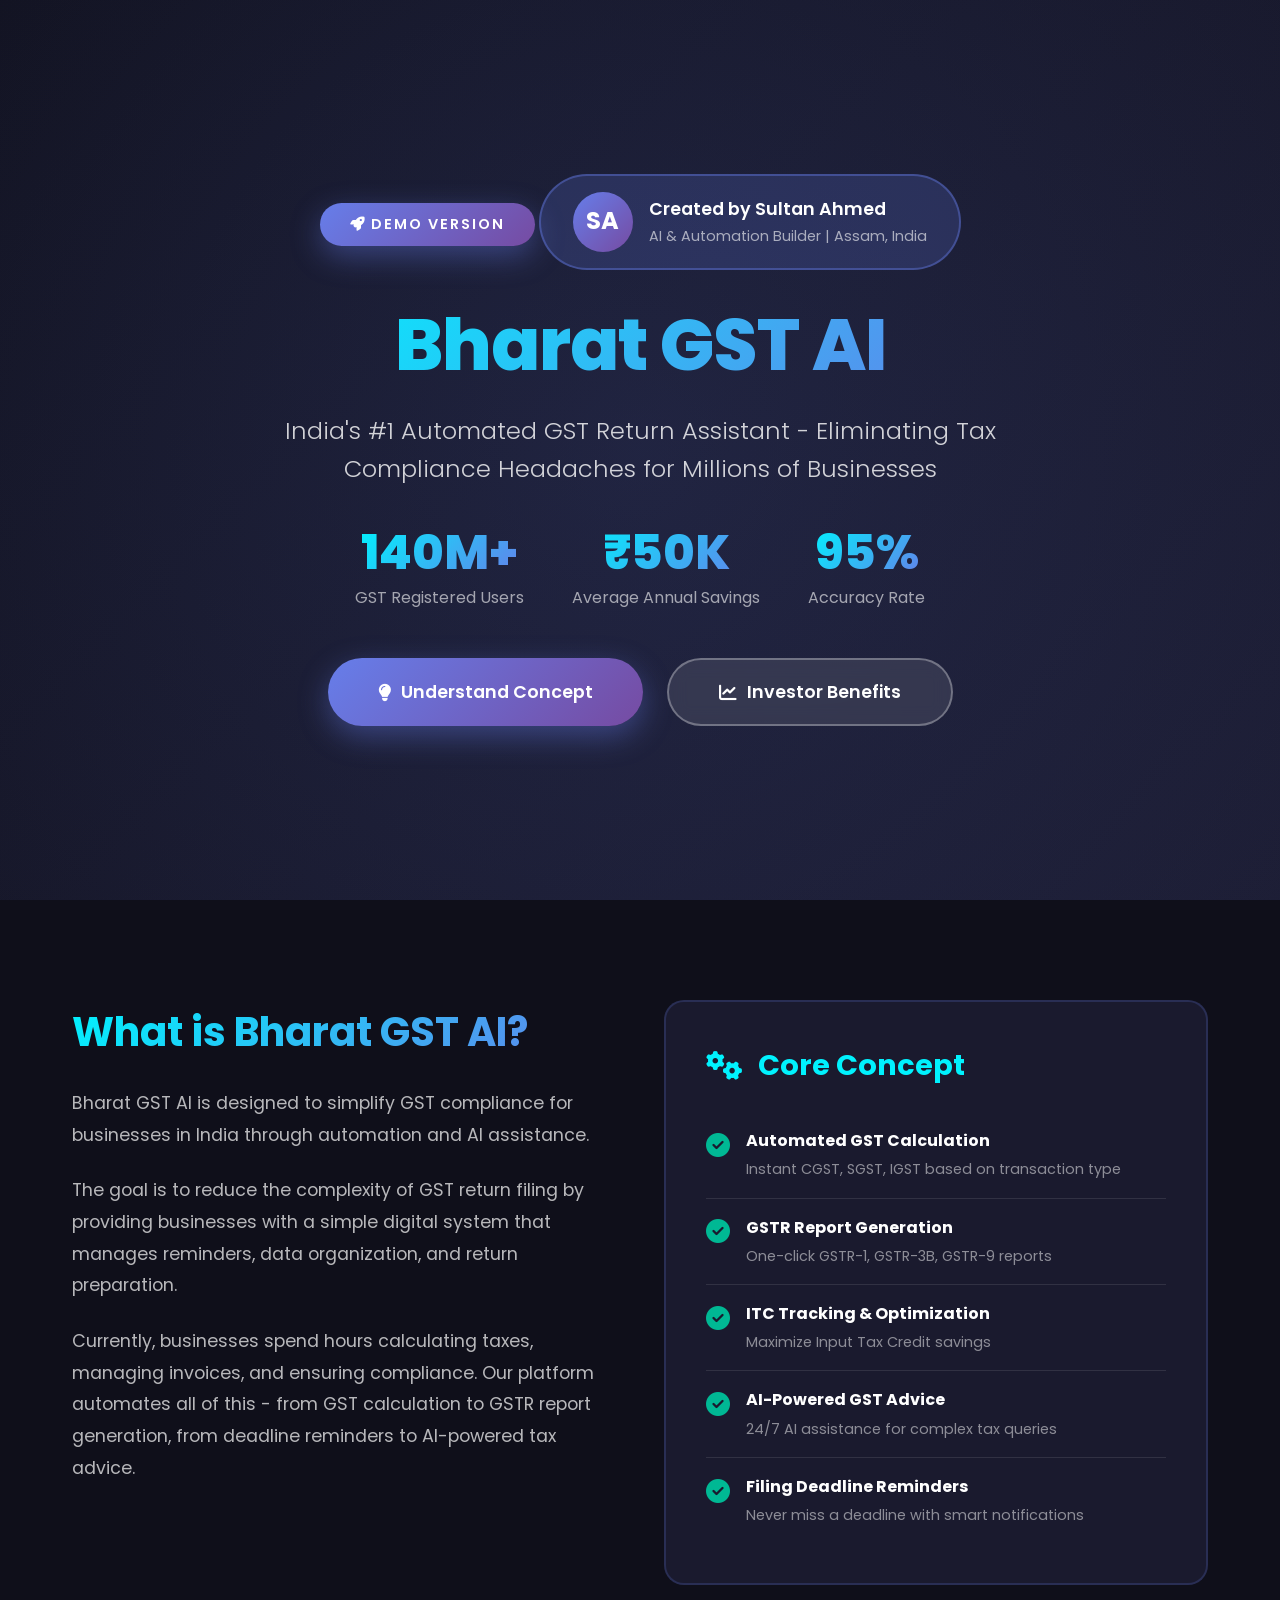
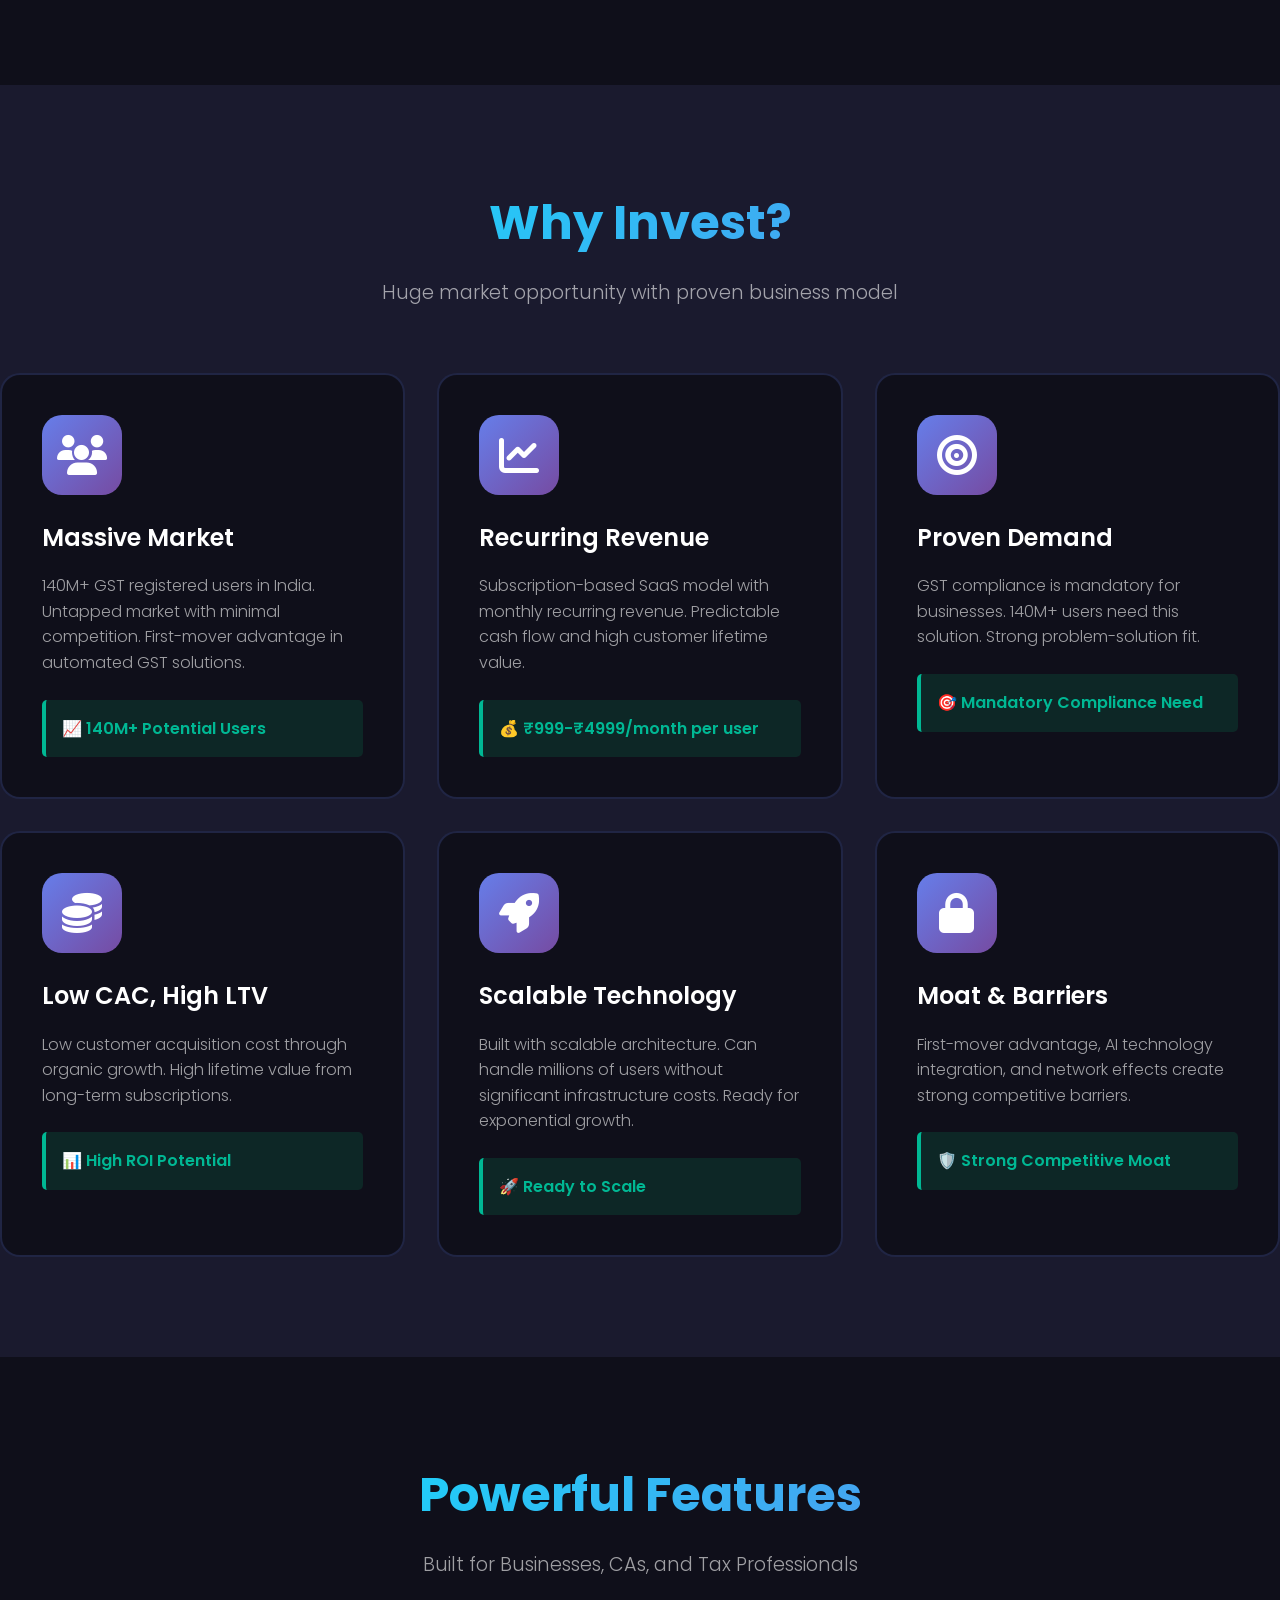
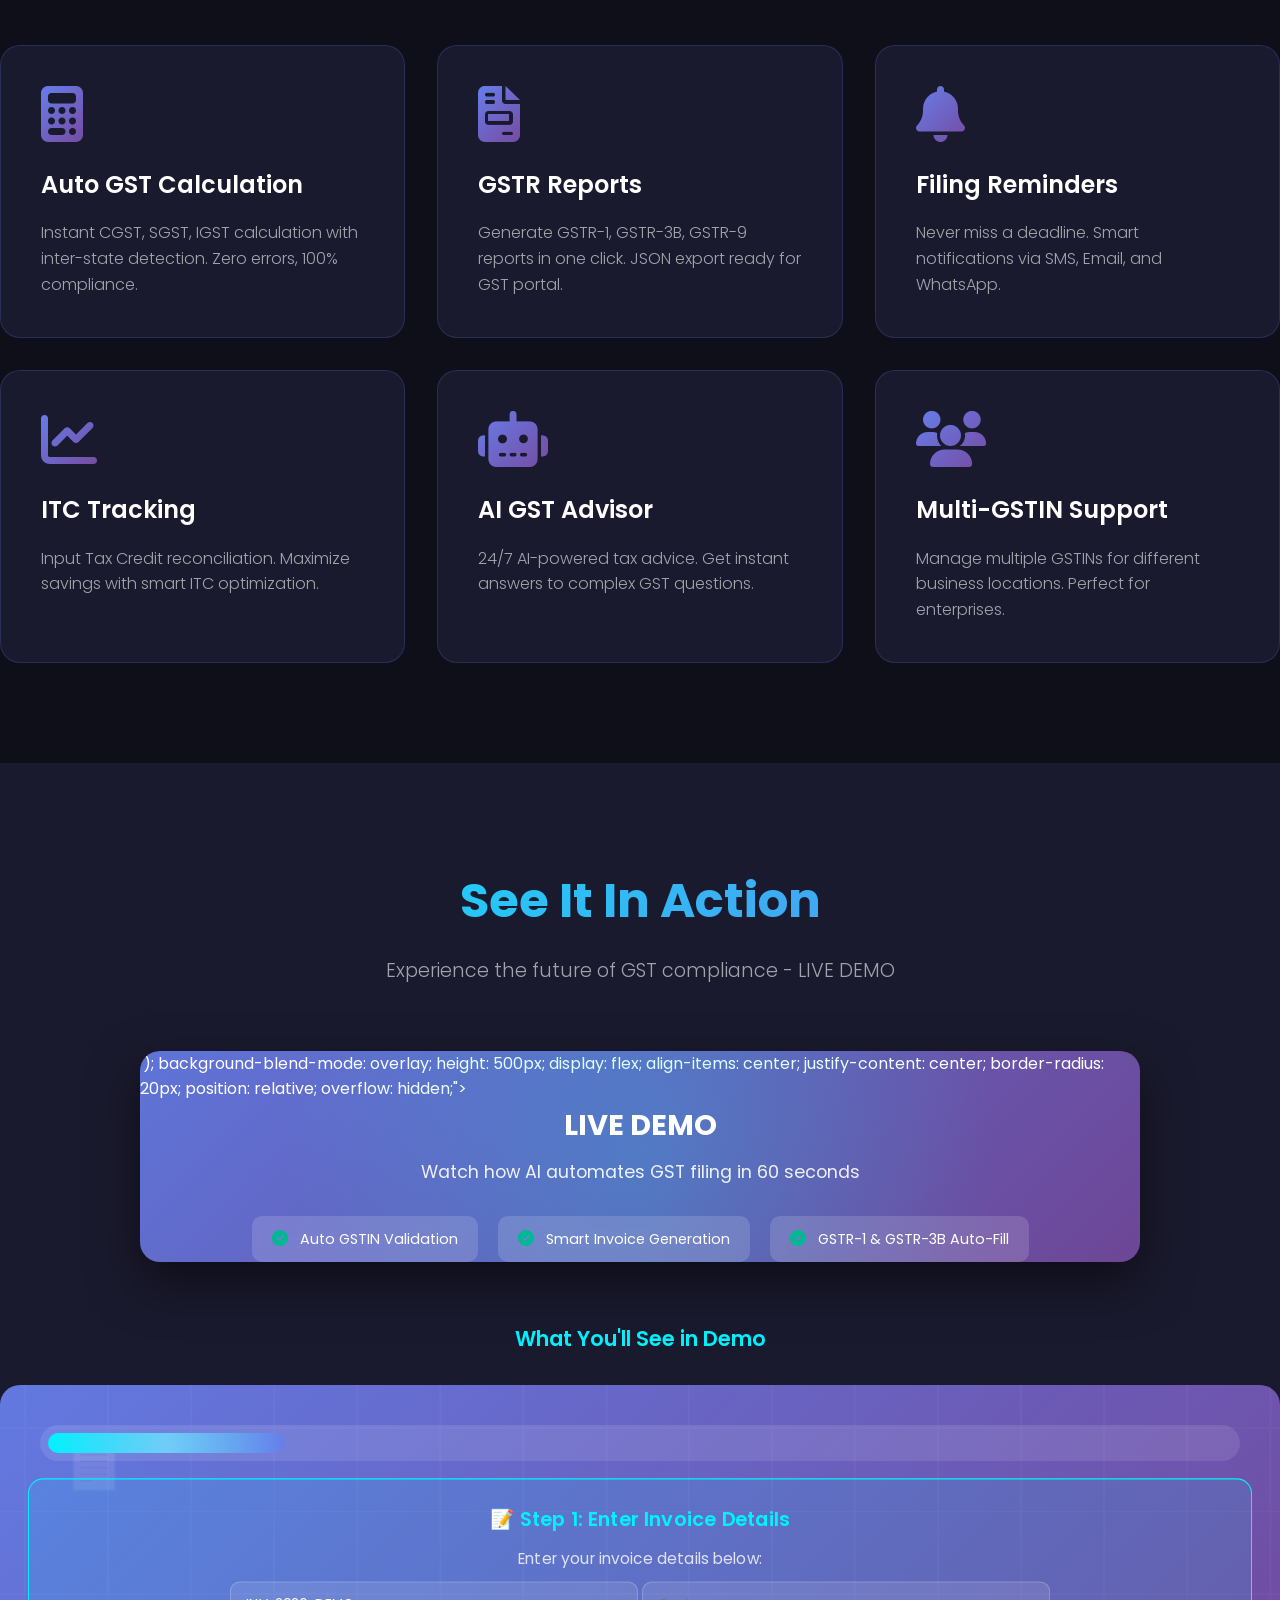
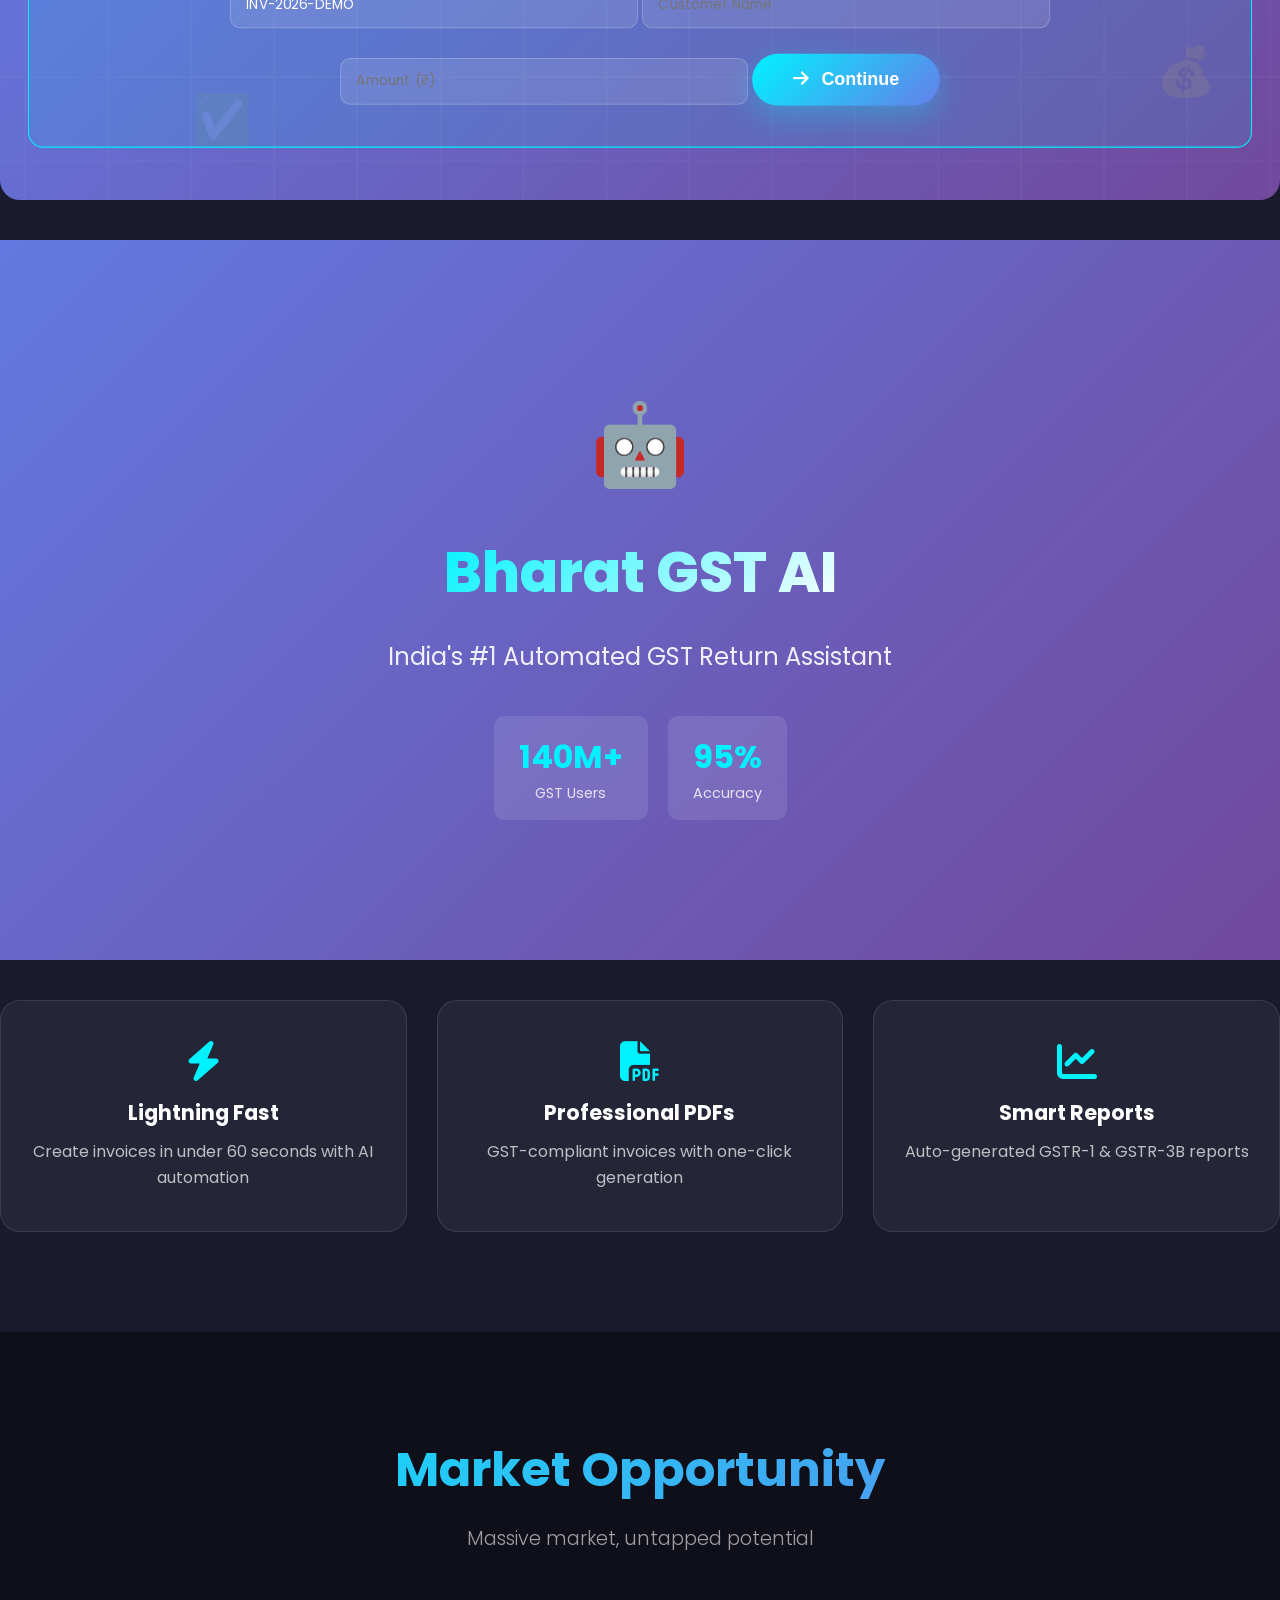
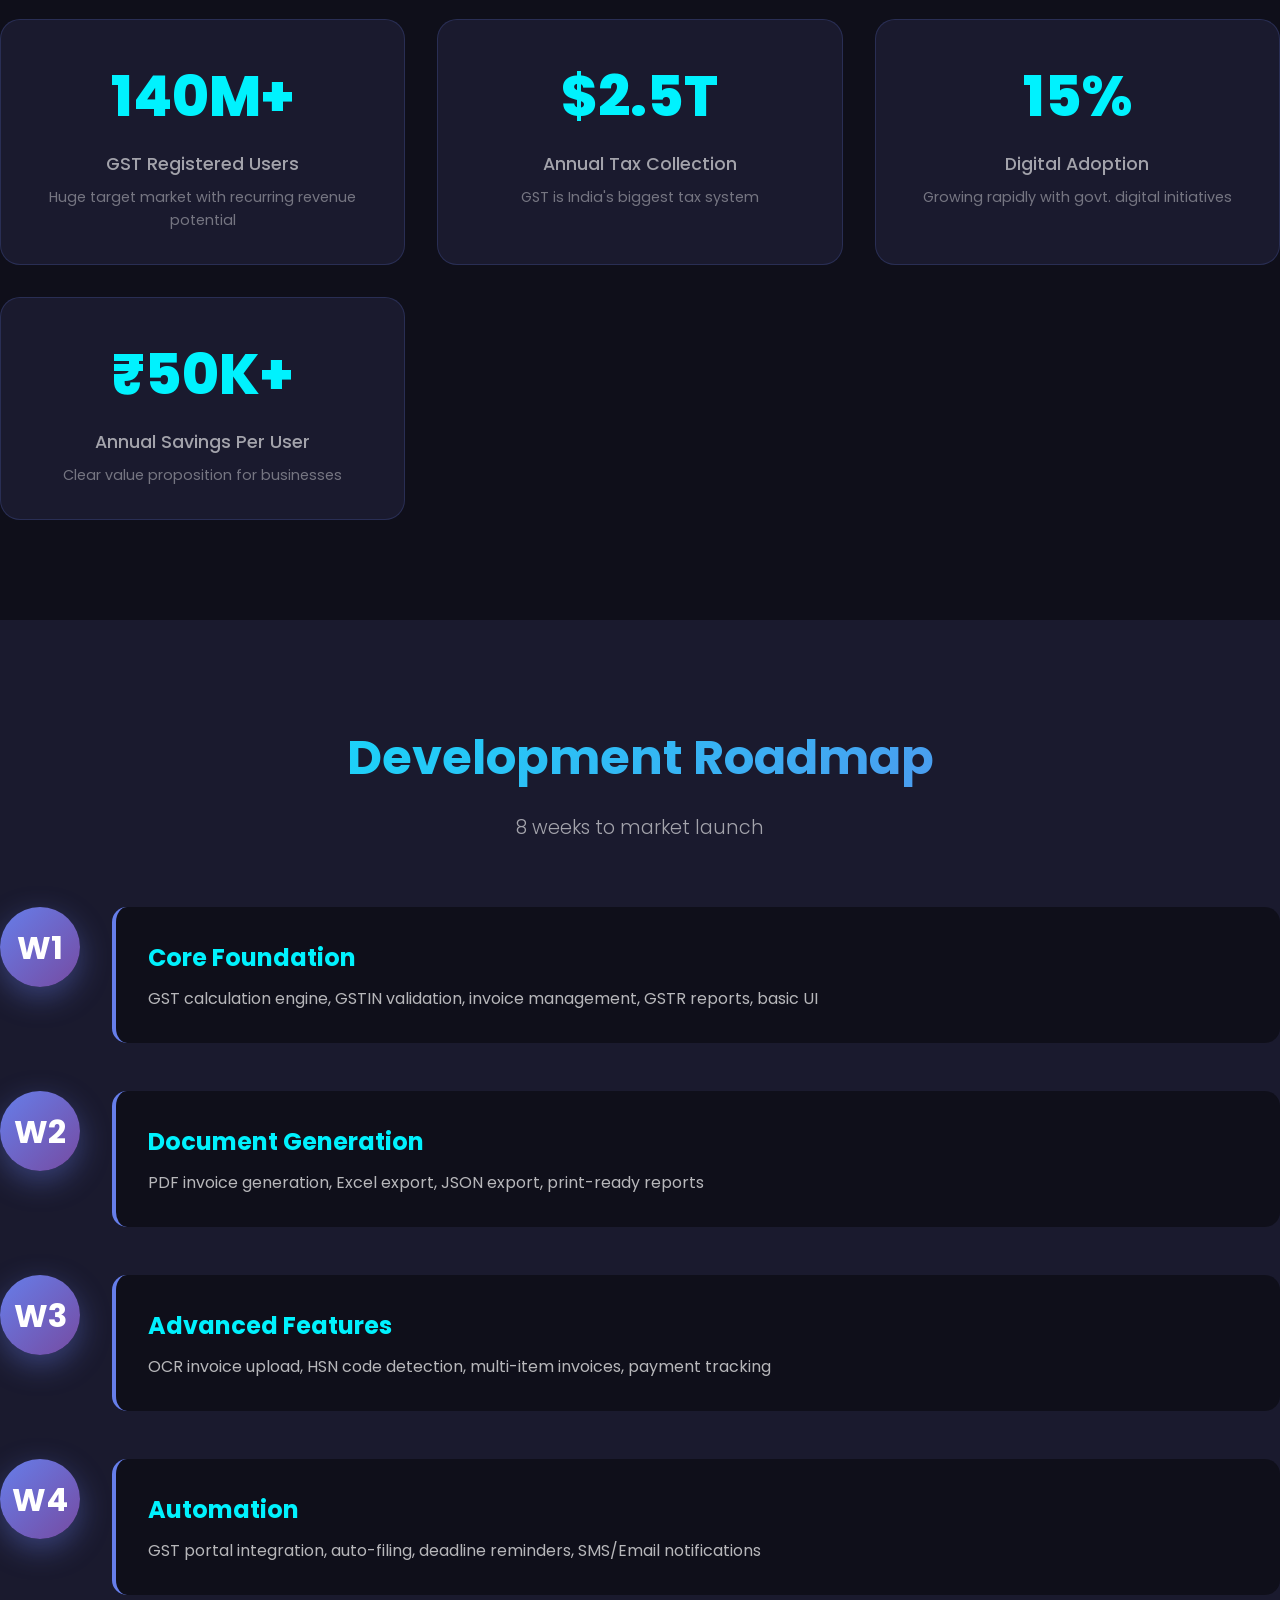
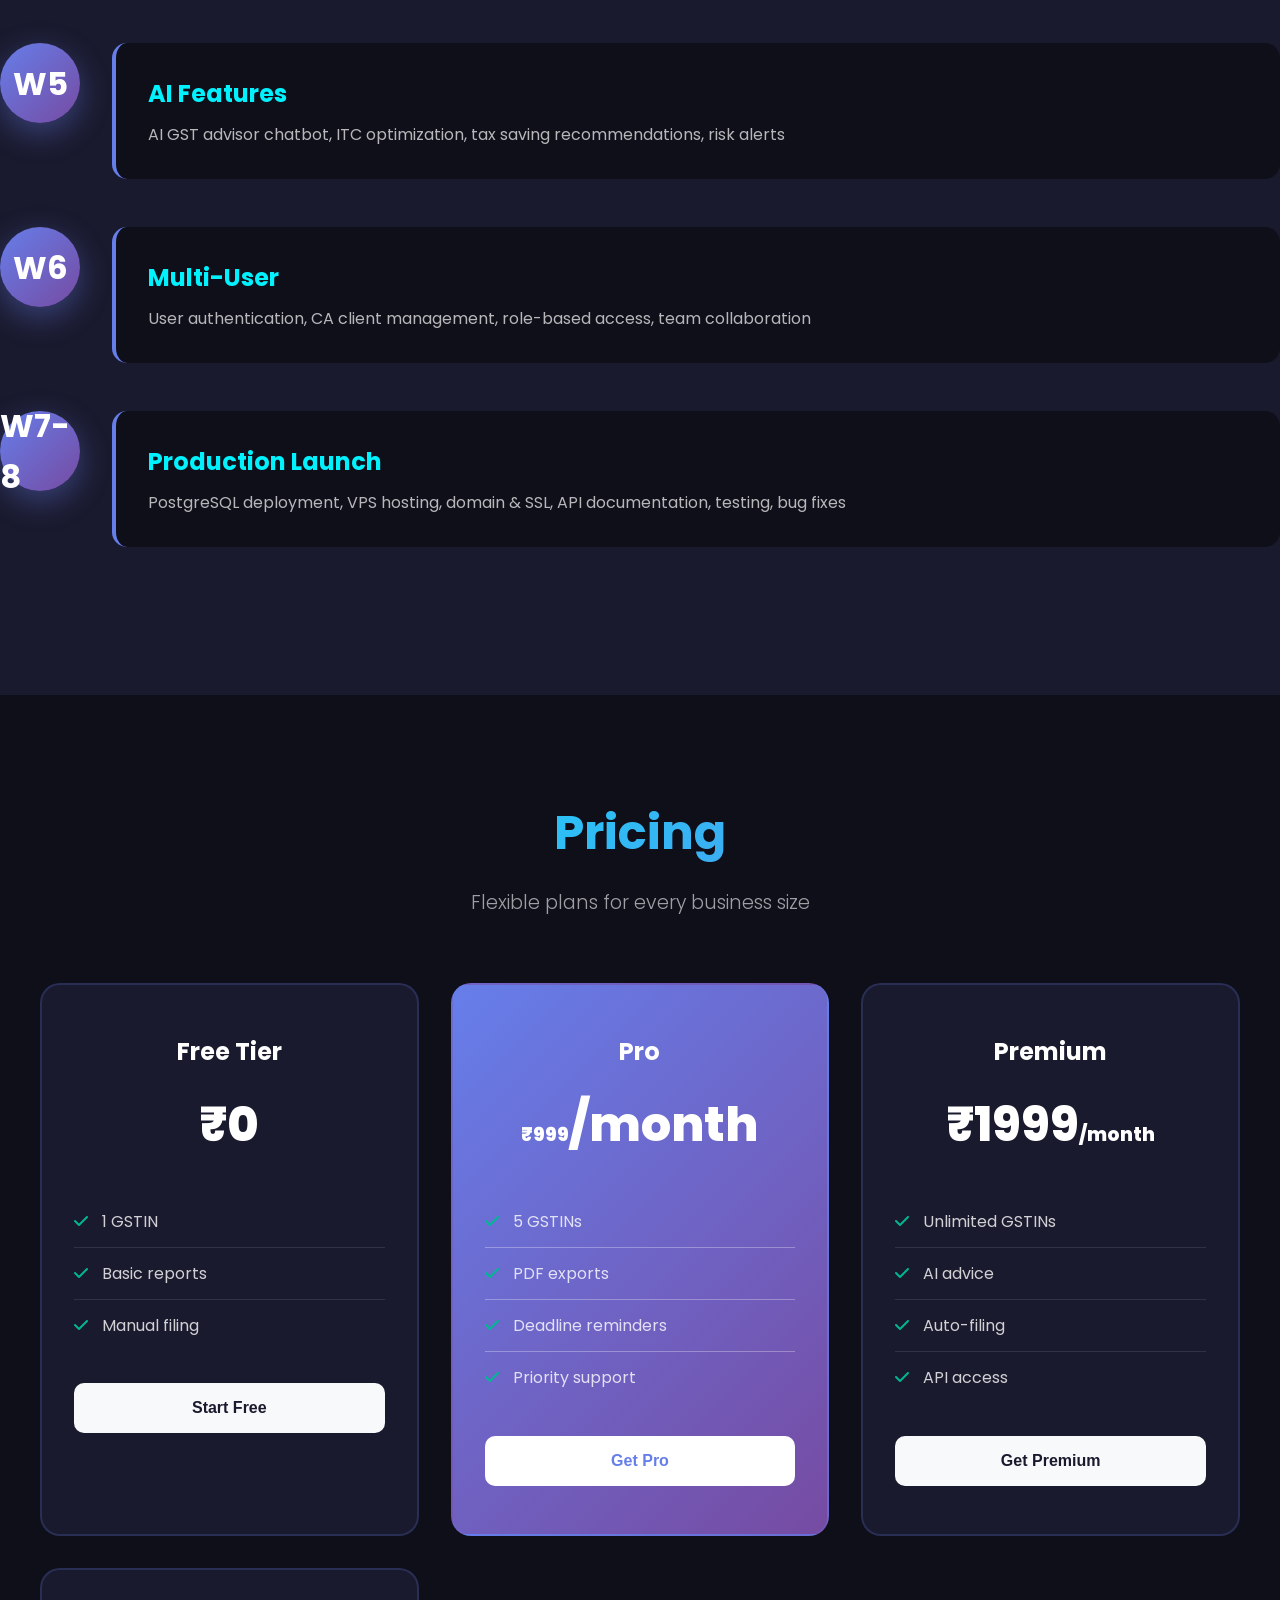
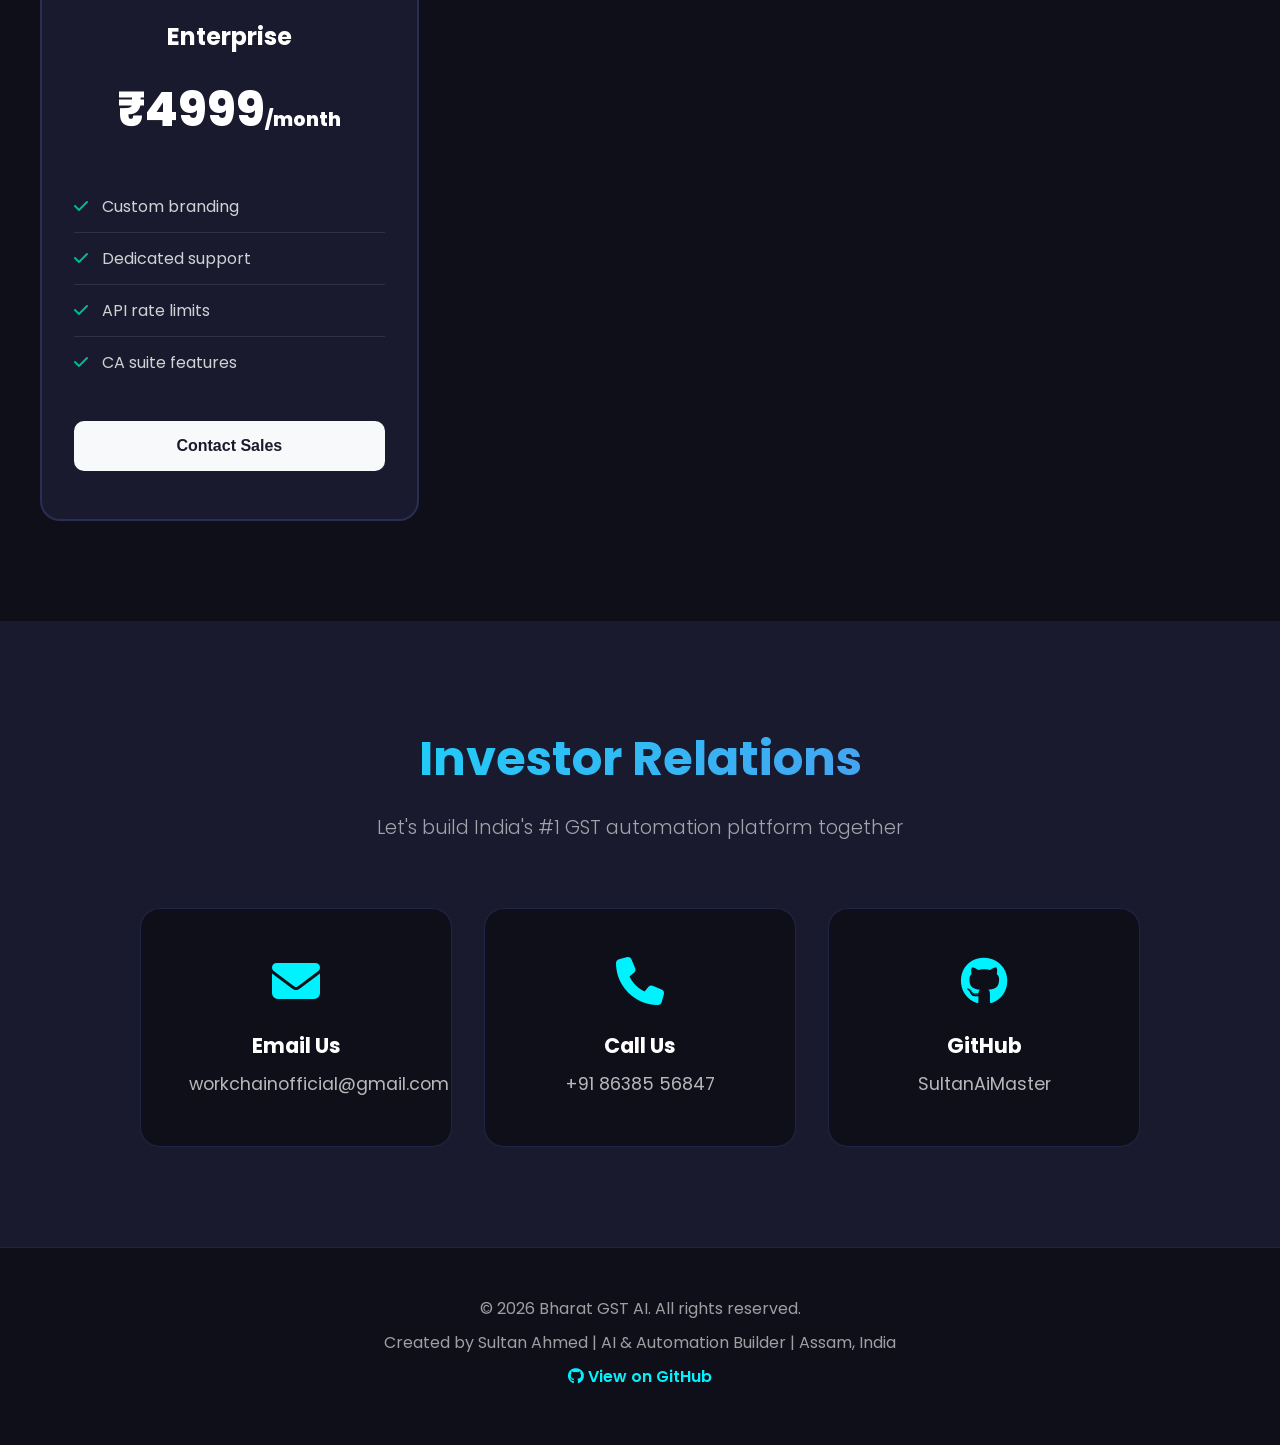
<file: index.html>
<!DOCTYPE html>
<html lang="en">
<head>
    <meta charset="UTF-8">
    <meta name="viewport" content="width=device-width, initial-scale=1.0">
    <title>Bharat GST AI - Demo Version | Investor Pitch</title>
    <link rel="stylesheet" href="https://cdnjs.cloudflare.com/ajax/libs/font-awesome/6.4.0/css/all.min.css">
    <link href="https://fonts.googleapis.com/css2?family=Poppins:wght@300;400;500;600;700;800&display=swap" rel="stylesheet">
    <link rel="stylesheet" href="demo-interactive.css">
    <link rel="stylesheet" href="demo-animated.css">
    <style>
        :root {
            --primary: #667eea;
            --secondary: #764ba2;
            --accent: #00f2fe;
            --dark: #1a1a2e;
            --darker: #0f0f1a;
            --light: #f8f9fa;
            --success: #00b894;
            --warning: #fdcb6e;
            --danger: #d63031;
        }

        * {
            margin: 0;
            padding: 0;
            box-sizing: border-box;
        }

        body {
            font-family: 'Poppins', sans-serif;
            background: var(--dark);
            color: white;
            overflow-x: hidden;
            line-height: 1.6;
        }

        /* Hero Section */
        .hero {
            min-height: 100vh;
            background: linear-gradient(135deg, var(--darker) 0%, var(--dark) 100%);
            display: flex;
            align-items: center;
            justify-content: center;
            position: relative;
            overflow: hidden;
        }

        .hero::before {
            content: '';
            position: absolute;
            top: -50%;
            left: -50%;
            width: 200%;
            height: 200%;
            background: radial-gradient(circle, rgba(102, 126, 234, 0.15) 0%, transparent 70%);
            animation: pulse 8s ease-in-out infinite;
        }

        @keyframes pulse {
            0%, 100% { transform: scale(1); opacity: 0.5; }
            50% { transform: scale(1.1); opacity: 0.8; }
        }

        .hero-content {
            text-align: center;
            z-index: 2;
            padding: 2rem;
            max-width: 1200px;
        }

        .hero-badge {
            display: inline-block;
            background: linear-gradient(135deg, var(--primary), var(--secondary));
            padding: 10px 30px;
            border-radius: 50px;
            font-size: 0.9rem;
            font-weight: 600;
            letter-spacing: 2px;
            text-transform: uppercase;
            margin-bottom: 2rem;
            box-shadow: 0 10px 30px rgba(102, 126, 234, 0.4);
            animation: float 3s ease-in-out infinite;
        }

        @keyframes float {
            0%, 100% { transform: translateY(0px); }
            50% { transform: translateY(-10px); }
        }

        .hero h1 {
            font-size: 4.5rem;
            font-weight: 800;
            background: linear-gradient(135deg, var(--accent), var(--primary));
            -webkit-background-clip: text;
            -webkit-text-fill-color: transparent;
            background-clip: text;
            margin-bottom: 1.5rem;
            letter-spacing: -1px;
            line-height: 1.2;
        }

        .hero p {
            font-size: 1.5rem;
            color: rgba(255, 255, 255, 0.8);
            margin-bottom: 2.5rem;
            max-width: 800px;
            margin-left: auto;
            margin-right: auto;
            font-weight: 300;
        }

        .creator-badge {
            display: inline-flex;
            align-items: center;
            gap: 1rem;
            background: rgba(102, 126, 234, 0.2);
            padding: 1rem 2rem;
            border-radius: 50px;
            margin-bottom: 2rem;
            border: 2px solid rgba(102, 126, 234, 0.4);
        }

        .creator-avatar {
            width: 60px;
            height: 60px;
            border-radius: 50%;
            background: linear-gradient(135deg, var(--primary), var(--secondary));
            display: flex;
            align-items: center;
            justify-content: center;
            font-size: 1.5rem;
            font-weight: 700;
        }

        .creator-info {
            text-align: left;
        }

        .creator-info strong {
            display: block;
            font-size: 1.1rem;
            font-weight: 600;
        }

        .creator-info span {
            color: rgba(255, 255, 255, 0.6);
            font-size: 0.9rem;
        }

        .hero-stats {
            display: flex;
            justify-content: center;
            gap: 3rem;
            margin-bottom: 3rem;
            flex-wrap: wrap;
        }

        .stat-item {
            text-align: center;
        }

        .stat-number {
            font-size: 3rem;
            font-weight: 800;
            background: linear-gradient(135deg, var(--accent), var(--primary));
            -webkit-background-clip: text;
            -webkit-text-fill-color: transparent;
            background-clip: text;
            line-height: 1;
        }

        .stat-label {
            color: rgba(255, 255, 255, 0.6);
            font-size: 1rem;
            margin-top: 0.5rem;
        }

        .cta-group {
            display: flex;
            gap: 1.5rem;
            justify-content: center;
            flex-wrap: wrap;
        }

        .cta-btn {
            padding: 18px 50px;
            border: none;
            border-radius: 50px;
            font-size: 1.1rem;
            font-weight: 600;
            cursor: pointer;
            transition: all 0.3s;
            text-decoration: none;
            display: inline-flex;
            align-items: center;
            gap: 10px;
        }

        .cta-primary {
            background: linear-gradient(135deg, var(--primary), var(--secondary));
            color: white;
            box-shadow: 0 10px 30px rgba(102, 126, 234, 0.4);
        }

        .cta-primary:hover {
            transform: translateY(-5px);
            box-shadow: 0 15px 40px rgba(102, 126, 234, 0.6);
        }

        .cta-secondary {
            background: rgba(255, 255, 255, 0.1);
            color: white;
            border: 2px solid rgba(255, 255, 255, 0.3);
            backdrop-filter: blur(10px);
        }

        .cta-secondary:hover {
            background: rgba(255, 255, 255, 0.2);
            transform: translateY(-5px);
        }

        /* About/Concept Section */
        .about {
            padding: 100px 0;
            background: var(--darker);
        }

        .about .container {
            max-width: 1200px;
            margin: 0 auto;
            padding: 0 2rem;
        }

        .about-grid {
            display: grid;
            grid-template-columns: 1fr 1fr;
            gap: 3rem;
            align-items: start;
        }

        .about-content h2 {
            font-size: 2.5rem;
            margin-bottom: 1.5rem;
            background: linear-gradient(135deg, var(--accent), var(--primary));
            -webkit-background-clip: text;
            -webkit-text-fill-color: transparent;
            background-clip: text;
        }

        .about-content p {
            color: rgba(255, 255, 255, 0.7);
            font-size: 1.1rem;
            margin-bottom: 1.5rem;
            line-height: 1.8;
        }

        .concept-box {
            background: var(--dark);
            border-radius: 20px;
            padding: 2.5rem;
            border: 2px solid rgba(102, 126, 234, 0.2);
        }

        .concept-box h3 {
            font-size: 1.8rem;
            margin-bottom: 1.5rem;
            color: var(--accent);
            display: flex;
            align-items: center;
            gap: 1rem;
        }

        .concept-list {
            list-style: none;
        }

        .concept-list li {
            padding: 1rem 0;
            border-bottom: 1px solid rgba(255, 255, 255, 0.1);
            display: flex;
            gap: 1rem;
            align-items: start;
        }

        .concept-list li:last-child {
            border-bottom: none;
        }

        .concept-list i {
            color: var(--success);
            font-size: 1.5rem;
            margin-top: 0.3rem;
        }

        /* Investor Benefits Section */
        .investor-benefits {
            padding: 100px 0;
            background: var(--dark);
        }

        .benefits-grid {
            display: grid;
            grid-template-columns: repeat(auto-fit, minmax(350px, 1fr));
            gap: 2rem;
        }

        .benefit-card {
            background: var(--darker);
            border-radius: 20px;
            padding: 2.5rem;
            border: 2px solid rgba(102, 126, 234, 0.2);
            transition: all 0.3s;
            position: relative;
            overflow: hidden;
        }

        .benefit-card::before {
            content: '';
            position: absolute;
            top: 0;
            left: -100%;
            width: 100%;
            height: 100%;
            background: linear-gradient(90deg, transparent, rgba(102, 126, 234, 0.1), transparent);
            transition: left 0.5s;
        }

        .benefit-card:hover::before {
            left: 100%;
        }

        .benefit-card:hover {
            transform: translateY(-10px);
            border-color: var(--primary);
            box-shadow: 0 20px 50px rgba(102, 126, 234, 0.3);
        }

        .benefit-icon {
            width: 80px;
            height: 80px;
            border-radius: 20px;
            background: linear-gradient(135deg, var(--primary), var(--secondary));
            display: flex;
            align-items: center;
            justify-content: center;
            font-size: 2.5rem;
            margin-bottom: 1.5rem;
            color: white;
        }

        .benefit-card h3 {
            font-size: 1.5rem;
            margin-bottom: 1rem;
            font-weight: 600;
        }

        .benefit-card p {
            color: rgba(255, 255, 255, 0.6);
            font-size: 1rem;
            font-weight: 300;
        }

        .benefit-value {
            margin-top: 1.5rem;
            padding: 1rem;
            background: rgba(0, 255, 148, 0.1);
            border-left: 4px solid var(--success);
            border-radius: 5px;
            font-weight: 600;
            color: var(--success);
        }

        /* Features Section */
        .features {
            padding: 100px 0;
            background: var(--darker);
        }

        .section-title {
            text-align: center;
            font-size: 3rem;
            font-weight: 700;
            margin-bottom: 1rem;
            background: linear-gradient(135deg, var(--accent), var(--primary));
            -webkit-background-clip: text;
            -webkit-text-fill-color: transparent;
            background-clip: text;
        }

        .section-subtitle {
            text-align: center;
            font-size: 1.2rem;
            color: rgba(255, 255, 255, 0.6);
            margin-bottom: 4rem;
            font-weight: 300;
        }

        .features-grid {
            display: grid;
            grid-template-columns: repeat(auto-fit, minmax(350px, 1fr));
            gap: 2rem;
        }

        .feature-card {
            background: var(--dark);
            border-radius: 20px;
            padding: 2.5rem;
            border: 1px solid rgba(102, 126, 234, 0.2);
            transition: all 0.3s;
            position: relative;
            overflow: hidden;
        }

        .feature-card::before {
            content: '';
            position: absolute;
            top: 0;
            left: -100%;
            width: 100%;
            height: 100%;
            background: linear-gradient(90deg, transparent, rgba(102, 126, 234, 0.1), transparent);
            transition: left 0.5s;
        }

        .feature-card:hover::before {
            left: 100%;
        }

        .feature-card:hover {
            transform: translateY(-10px);
            border-color: var(--primary);
            box-shadow: 0 20px 50px rgba(102, 126, 234, 0.3);
        }

        .feature-icon {
            font-size: 3.5rem;
            margin-bottom: 1.5rem;
            background: linear-gradient(135deg, var(--primary), var(--secondary));
            -webkit-background-clip: text;
            -webkit-text-fill-color: transparent;
            background-clip: text;
        }

        .feature-card h3 {
            font-size: 1.5rem;
            margin-bottom: 1rem;
            font-weight: 600;
        }

        .feature-card p {
            color: rgba(255, 255, 255, 0.6);
            font-size: 1rem;
            font-weight: 300;
        }

        /* Demo Section */
        .demo {
            padding: 100px 0;
            background: var(--dark);
        }

        .demo-video {
            max-width: 1000px;
            margin: 0 auto;
            border-radius: 20px;
            overflow: hidden;
            box-shadow: 0 20px 50px rgba(0, 0, 0, 0.5);
            position: relative;
        }

        .demo-video video {
            width: 100%;
            display: block;
        }

        .demo-overlay {
            position: absolute;
            top: 0;
            left: 0;
            right: 0;
            bottom: 0;
            background: rgba(0, 0, 0, 0.7);
            display: flex;
            align-items: center;
            justify-content: center;
            flex-direction: column;
            gap: 1.5rem;
        }

        .demo-overlay i {
            font-size: 4rem;
            color: var(--accent);
            animation: pulse 2s ease-in-out infinite;
        }

        .demo-overlay p {
            font-size: 1.2rem;
            font-weight: 600;
        }

        .demo-feature-card {
            background: rgba(255, 255, 255, 0.05);
            padding: 40px 30px;
            border-radius: 20px;
            text-align: center;
            transition: all 0.3s ease;
            border: 1px solid rgba(255, 255, 255, 0.1);
        }

        .demo-feature-card:hover {
            transform: translateY(-10px);
            background: rgba(255, 255, 255, 0.1);
            box-shadow: 0 20px 40px rgba(102, 126, 234, 0.3);
        }

        /* Market Size Section */
        .market-size {
            padding: 100px 0;
            background: var(--darker);
        }

        .market-grid {
            display: grid;
            grid-template-columns: repeat(auto-fit, minmax(300px, 1fr));
            gap: 2rem;
        }

        .market-card {
            background: var(--dark);
            border-radius: 20px;
            padding: 2rem;
            text-align: center;
            border: 1px solid rgba(102, 126, 234, 0.2);
        }

        .market-number {
            font-size: 3.5rem;
            font-weight: 800;
            margin-bottom: 0.5rem;
            color: var(--accent);
        }

        .market-label {
            font-size: 1.1rem;
            color: rgba(255, 255, 255, 0.6);
            font-weight: 500;
        }

        .market-card p {
            color: rgba(255, 255, 255, 0.4);
            font-size: 0.9rem;
            margin-top: 0.5rem;
        }

        /* Timeline Section */
        .timeline {
            padding: 100px 0;
            background: var(--dark);
        }

        .timeline-item {
            display: flex;
            gap: 2rem;
            margin-bottom: 3rem;
            align-items: flex-start;
        }

        .timeline-marker {
            width: 80px;
            height: 80px;
            border-radius: 50%;
            background: linear-gradient(135deg, var(--primary), var(--secondary));
            display: flex;
            align-items: center;
            justify-content: center;
            flex-shrink: 0;
            font-size: 2rem;
            font-weight: 700;
            box-shadow: 0 10px 30px rgba(102, 126, 234, 0.4);
        }

        .timeline-content {
            flex: 1;
            background: var(--darker);
            padding: 2rem;
            border-radius: 15px;
            border-left: 4px solid var(--primary);
        }

        .timeline-content h3 {
            font-size: 1.5rem;
            margin-bottom: 0.5rem;
            color: var(--accent);
        }

        .timeline-content p {
            color: rgba(255, 255, 255, 0.7);
        }

        /* Pricing Section */
        .pricing {
            padding: 100px 0;
            background: var(--darker);
        }

        .pricing-grid {
            display: grid;
            grid-template-columns: repeat(auto-fit, minmax(300px, 1fr));
            gap: 2rem;
            max-width: 1200px;
            margin: 0 auto;
        }

        .pricing-card {
            background: var(--dark);
            border-radius: 20px;
            padding: 3rem 2rem;
            text-align: center;
            border: 2px solid rgba(102, 126, 234, 0.2);
            transition: all 0.3s;
        }

        .pricing-card:hover {
            transform: translateY(-10px);
            border-color: var(--primary);
            box-shadow: 0 20px 50px rgba(102, 126, 234, 0.3);
        }

        .pricing-card.featured {
            background: linear-gradient(135deg, var(--primary), var(--secondary));
            transform: scale(1.05);
        }

        .pricing-card.featured:hover {
            transform: scale(1.05) translateY(-10px);
        }

        .pricing-name {
            font-size: 1.5rem;
            font-weight: 700;
            margin-bottom: 1rem;
        }

        .pricing-price {
            font-size: 3rem;
            font-weight: 800;
            margin-bottom: 2rem;
        }

        .pricing-amount {
            font-size: 1.2rem;
        }

        .pricing-features {
            list-style: none;
            text-align: left;
            margin-bottom: 2rem;
        }

        .pricing-features li {
            padding: 0.8rem 0;
            border-bottom: 1px solid rgba(255, 255, 255, 0.1);
            color: rgba(255, 255, 255, 0.8);
        }

        .pricing-features li:last-child {
            border-bottom: none;
        }

        .pricing-features i {
            color: var(--success);
            margin-right: 10px;
        }

        .pricing-btn {
            width: 100%;
            padding: 1rem 2rem;
            border: none;
            border-radius: 10px;
            font-size: 1rem;
            font-weight: 600;
            cursor: pointer;
            transition: all 0.3s;
            background: var(--light);
            color: var(--dark);
        }

        .pricing-btn:hover {
            transform: scale(1.05);
        }

        /* Contact Section */
        .contact {
            padding: 100px 0;
            background: var(--dark);
            text-align: center;
        }

        .contact-grid {
            display: grid;
            grid-template-columns: repeat(auto-fit, minmax(300px, 1fr));
            gap: 2rem;
            max-width: 1000px;
            margin: 0 auto;
        }

        .contact-card {
            background: var(--darker);
            padding: 3rem;
            border-radius: 20px;
            border: 1px solid rgba(102, 126, 234, 0.2);
            transition: all 0.3s;
        }

        .contact-card:hover {
            transform: translateY(-5px);
            border-color: var(--primary);
        }

        .contact-card i {
            font-size: 3rem;
            margin-bottom: 1.5rem;
            color: var(--accent);
        }

        .contact-card h3 {
            font-size: 1.3rem;
            margin-bottom: 0.5rem;
        }

        .contact-card p {
            color: rgba(255, 255, 255, 0.7);
            font-size: 1.1rem;
        }

        /* Footer */
        footer {
            background: var(--darker);
            padding: 3rem 2rem;
            text-align: center;
            border-top: 1px solid rgba(102, 126, 234, 0.2);
        }

        footer p {
            color: rgba(255, 255, 255, 0.6);
            margin-bottom: 0.5rem;
        }

        footer .github-link {
            color: var(--accent);
            text-decoration: none;
            font-weight: 600;
            transition: all 0.3s;
        }

        footer .github-link:hover {
            color: var(--primary);
        }

        /* Responsive */
        @media (max-width: 768px) {
            .hero h1 {
                font-size: 2.8rem;
            }

            .hero p {
                font-size: 1.1rem;
            }

            .hero-stats {
                gap: 1.5rem;
            }

            .stat-number {
                font-size: 2.5rem;
            }

            .about-grid {
                grid-template-columns: 1fr;
            }

            .features-grid,
            .market-grid,
            .pricing-grid,
            .benefits-grid {
                grid-template-columns: 1fr;
            }

            .timeline-item {
                flex-direction: column;
            }

            .timeline-marker {
                width: 60px;
                height: 60px;
                font-size: 1.5rem;
            }

            section {
                padding: 60px 0;
            }
        }

        /* Animations */
        .fade-in {
            animation: fadeIn 1s ease-in;
        }

        @keyframes fadeIn {
            from {
                opacity: 0;
                transform: translateY(30px);
            }
            to {
                opacity: 1;
                transform: translateY(0);
            }
        }

        .slide-up {
            animation: slideUp 0.8s ease-out;
        }

        @keyframes slideUp {
            from {
                opacity: 0;
                transform: translateY(50px);
            }
            to {
                opacity: 1;
                transform: translateY(0);
            }
        }
    </style>
</head>
<body>
    <!-- Hero Section -->
    <section class="hero">
        <div class="hero-content">
            <span class="hero-badge">
                <i class="fas fa-rocket"></i> DEMO VERSION
            </span>
            
            <!-- Creator Badge -->
            <div class="creator-badge fade-in">
                <div class="creator-avatar">SA</div>
                <div class="creator-info">
                    <strong>Created by Sultan Ahmed</strong>
                    <span>AI & Automation Builder | Assam, India</span>
                </div>
            </div>
            
            <h1>Bharat GST AI</h1>
            <p>India's #1 Automated GST Return Assistant - Eliminating Tax Compliance Headaches for Millions of Businesses</p>
            
            <div class="hero-stats fade-in">
                <div class="stat-item">
                    <div class="stat-number">140M+</div>
                    <div class="stat-label">GST Registered Users</div>
                </div>
                <div class="stat-item">
                    <div class="stat-number">₹50K</div>
                    <div class="stat-label">Average Annual Savings</div>
                </div>
                <div class="stat-item">
                    <div class="stat-number">95%</div>
                    <div class="stat-label">Accuracy Rate</div>
                </div>
            </div>
            
            <div class="cta-group slide-up">
                <a href="#concept" class="cta-btn cta-primary">
                    <i class="fas fa-lightbulb"></i> Understand Concept
                </a>
                <a href="#investor" class="cta-btn cta-secondary">
                    <i class="fas fa-chart-line"></i> Investor Benefits
                </a>
            </div>
        </div>
    </section>

    <!-- About/Concept Section -->
    <section class="about" id="concept">
        <div class="container">
            <div class="about-grid">
                <div class="about-content slide-up">
                    <h2>What is Bharat GST AI?</h2>
                    <p>Bharat GST AI is designed to simplify GST compliance for businesses in India through automation and AI assistance.</p>
                    <p>The goal is to reduce the complexity of GST return filing by providing businesses with a simple digital system that manages reminders, data organization, and return preparation.</p>
                    <p>Currently, businesses spend hours calculating taxes, managing invoices, and ensuring compliance. Our platform automates all of this - from GST calculation to GSTR report generation, from deadline reminders to AI-powered tax advice.</p>
                </div>
                
                <div class="concept-box slide-up" style="animation-delay: 0.2s;">
                    <h3>
                        <i class="fas fa-cogs"></i>
                        Core Concept
                    </h3>
                    <ul class="concept-list">
                        <li>
                            <i class="fas fa-check-circle"></i>
                            <div>
                                <strong>Automated GST Calculation</strong>
                                <p style="font-size: 0.9rem; margin-top: 0.3rem; color: rgba(255,255,255,0.5);">Instant CGST, SGST, IGST based on transaction type</p>
                            </div>
                        </li>
                        <li>
                            <i class="fas fa-check-circle"></i>
                            <div>
                                <strong>GSTR Report Generation</strong>
                                <p style="font-size: 0.9rem; margin-top: 0.3rem; color: rgba(255,255,255,0.5);">One-click GSTR-1, GSTR-3B, GSTR-9 reports</p>
                            </div>
                        </li>
                        <li>
                            <i class="fas fa-check-circle"></i>
                            <div>
                                <strong>ITC Tracking & Optimization</strong>
                                <p style="font-size: 0.9rem; margin-top: 0.3rem; color: rgba(255,255,255,0.5);">Maximize Input Tax Credit savings</p>
                            </div>
                        </li>
                        <li>
                            <i class="fas fa-check-circle"></i>
                            <div>
                                <strong>AI-Powered GST Advice</strong>
                                <p style="font-size: 0.9rem; margin-top: 0.3rem; color: rgba(255,255,255,0.5);">24/7 AI assistance for complex tax queries</p>
                            </div>
                        </li>
                        <li>
                            <i class="fas fa-check-circle"></i>
                            <div>
                                <strong>Filing Deadline Reminders</strong>
                                <p style="font-size: 0.9rem; margin-top: 0.3rem; color: rgba(255,255,255,0.5);">Never miss a deadline with smart notifications</p>
                            </div>
                        </li>
                    </ul>
                </div>
            </div>
        </div>
    </section>

    <!-- Investor Benefits Section -->
    <section class="investor-benefits" id="investor">
        <div class="container">
            <h2 class="section-title">Why Invest?</h2>
            <p class="section-subtitle">Huge market opportunity with proven business model</p>
            
            <div class="benefits-grid">
                <div class="benefit-card slide-up">
                    <div class="benefit-icon">
                        <i class="fas fa-users"></i>
                    </div>
                    <h3>Massive Market</h3>
                    <p>140M+ GST registered users in India. Untapped market with minimal competition. First-mover advantage in automated GST solutions.</p>
                    <div class="benefit-value">
                        📈 140M+ Potential Users
                    </div>
                </div>
                
                <div class="benefit-card slide-up" style="animation-delay: 0.1s;">
                    <div class="benefit-icon">
                        <i class="fas fa-chart-line"></i>
                    </div>
                    <h3>Recurring Revenue</h3>
                    <p>Subscription-based SaaS model with monthly recurring revenue. Predictable cash flow and high customer lifetime value.</p>
                    <div class="benefit-value">
                        💰 ₹999-₹4999/month per user
                    </div>
                </div>
                
                <div class="benefit-card slide-up" style="animation-delay: 0.2s;">
                    <div class="benefit-icon">
                        <i class="fas fa-bullseye"></i>
                    </div>
                    <h3>Proven Demand</h3>
                    <p>GST compliance is mandatory for businesses. 140M+ users need this solution. Strong problem-solution fit.</p>
                    <div class="benefit-value">
                        🎯 Mandatory Compliance Need
                    </div>
                </div>
                
                <div class="benefit-card slide-up" style="animation-delay: 0.3s;">
                    <div class="benefit-icon">
                        <i class="fas fa-coins"></i>
                    </div>
                    <h3>Low CAC, High LTV</h3>
                    <p>Low customer acquisition cost through organic growth. High lifetime value from long-term subscriptions.</p>
                    <div class="benefit-value">
                        📊 High ROI Potential
                    </div>
                </div>
                
                <div class="benefit-card slide-up" style="animation-delay: 0.4s;">
                    <div class="benefit-icon">
                        <i class="fas fa-rocket"></i>
                    </div>
                    <h3>Scalable Technology</h3>
                    <p>Built with scalable architecture. Can handle millions of users without significant infrastructure costs. Ready for exponential growth.</p>
                    <div class="benefit-value">
                        🚀 Ready to Scale
                    </div>
                </div>
                
                <div class="benefit-card slide-up" style="animation-delay: 0.5s;">
                    <div class="benefit-icon">
                        <i class="fas fa-lock"></i>
                    </div>
                    <h3>Moat & Barriers</h3>
                    <p>First-mover advantage, AI technology integration, and network effects create strong competitive barriers.</p>
                    <div class="benefit-value">
                        🛡️ Strong Competitive Moat
                    </div>
                </div>
            </div>
        </div>
    </section>

    <!-- Features Section -->
    <section class="features" id="features">
        <div class="container">
            <h2 class="section-title">Powerful Features</h2>
            <p class="section-subtitle">Built for Businesses, CAs, and Tax Professionals</p>
            
            <div class="features-grid">
                <div class="feature-card slide-up">
                    <i class="fas fa-calculator feature-icon"></i>
                    <h3>Auto GST Calculation</h3>
                    <p>Instant CGST, SGST, IGST calculation with inter-state detection. Zero errors, 100% compliance.</p>
                </div>
                
                <div class="feature-card slide-up" style="animation-delay: 0.1s;">
                    <i class="fas fa-file-invoice feature-icon"></i>
                    <h3>GSTR Reports</h3>
                    <p>Generate GSTR-1, GSTR-3B, GSTR-9 reports in one click. JSON export ready for GST portal.</p>
                </div>
                
                <div class="feature-card slide-up" style="animation-delay: 0.2s;">
                    <i class="fas fa-bell feature-icon"></i>
                    <h3>Filing Reminders</h3>
                    <p>Never miss a deadline. Smart notifications via SMS, Email, and WhatsApp.</p>
                </div>
                
                <div class="feature-card slide-up" style="animation-delay: 0.3s;">
                    <i class="fas fa-chart-line feature-icon"></i>
                    <h3>ITC Tracking</h3>
                    <p>Input Tax Credit reconciliation. Maximize savings with smart ITC optimization.</p>
                </div>
                
                <div class="feature-card slide-up" style="animation-delay: 0.4s;">
                    <i class="fas fa-robot feature-icon"></i>
                    <h3>AI GST Advisor</h3>
                    <p>24/7 AI-powered tax advice. Get instant answers to complex GST questions.</p>
                </div>
                
                <div class="feature-card slide-up" style="animation-delay: 0.5s;">
                    <i class="fas fa-users feature-icon"></i>
                    <h3>Multi-GSTIN Support</h3>
                    <p>Manage multiple GSTINs for different business locations. Perfect for enterprises.</p>
                </div>
            </div>
        </div>
    </section>

    <!-- Demo Section -->
    <section class="demo" id="demo">
        <div class="container">
            <h2 class="section-title">See It In Action</h2>
            <p class="section-subtitle">Experience the future of GST compliance - LIVE DEMO</p>
            
            <div class="demo-video slide-up">
                <!-- Demo Content -->
                <div style="background: linear-gradient(135deg, rgba(102, 126, 234, 0.9), rgba(118, 75, 162, 0.9)), url('data:image/svg+xml,<svg xmlns=\"http://www.w3.org/2000/svg\" viewBox=\"0 0 100 100\"><defs><pattern id=\"grid\" width=\"10\" height=\"10\" patternUnits=\"userSpaceOnUse\"><path d=\"M 10 0 L 0 0 0 10\" fill=\"none\" stroke=\"rgba(255,255,255,0.1)\" stroke-width=\"0.5\"/></pattern></defs><rect width=\"100\" height=\"100\" fill=\"url(%23grid)\"/></svg>'); background-blend-mode: overlay; height: 500px; display: flex; align-items: center; justify-content: center; border-radius: 20px; position: relative; overflow: hidden;">
                    <div style="position: absolute; top: 0; left: 0; right: 0; bottom: 0; background: radial-gradient(circle at center, rgba(0, 242, 254, 0.2) 0%, transparent 70%);"></div>
                    <div style="text-align: center; position: relative; z-index: 2;">
                        <p style="color: white; font-size: 1.8rem; font-weight: 700; margin-bottom: 10px;">LIVE DEMO</p>
                        <p style="color: rgba(255,255,255,0.9); font-size: 1.1rem; max-width: 500px; margin: 0 auto 30px;">Watch how AI automates GST filing in 60 seconds</p>
                        <div style="margin-top: 30px; display: flex; justify-content: center; gap: 20px; flex-wrap: wrap;">
                            <div style="background: rgba(255,255,255,0.15); padding: 10px 20px; border-radius: 10px; backdrop-filter: blur(10px);">
                                <i class="fas fa-check-circle" style="color: #00b894; margin-right: 8px;"></i>
                                <span style="font-size: 0.9rem;">Auto GSTIN Validation</span>
                            </div>
                            <div style="background: rgba(255,255,255,0.15); padding: 10px 20px; border-radius: 10px; backdrop-filter: blur(10px);">
                                <i class="fas fa-check-circle" style="color: #00b894; margin-right: 8px;"></i>
                                <span style="font-size: 0.9rem;">Smart Invoice Generation</span>
                            </div>
                            <div style="background: rgba(255,255,255,0.15); padding: 10px 20px; border-radius: 10px; backdrop-filter: blur(10px);">
                                <i class="fas fa-check-circle" style="color: #00b894; margin-right: 8px;"></i>
                                <span style="font-size: 0.9rem;">GSTR-1 & GSTR-3B Auto-Fill</span>
                            </div>
                        </div>
                    </div>
                </div>
            </div>

            <!-- Demo Features -->
            <div style="margin-top: 60px; text-align: center;">
                <p style="font-size: 1.3rem; color: var(--accent); margin-bottom: 30px; font-weight: 600;">What You'll See in Demo</p>

                <!-- Interactive Demo Container -->
                <div id="interactiveDemo"></div>

                <!-- Animated Video Demo Container -->
                <div id="animatedDemoVideo" style="margin-top: 40px;"></div>

                <!-- Original Feature Cards (below demo) -->
                <div style="display: grid; grid-template-columns: repeat(auto-fit, minmax(300px, 1fr)); gap: 30px; margin-top: 40px;">
                    <div class="demo-feature-card">
                        <i class="fas fa-bolt" style="color: var(--accent); font-size: 2.5rem; margin-bottom: 15px;"></i>
                        <h3 style="font-size: 1.3rem; font-weight: 700; margin-bottom: 10px;">Lightning Fast</h3>
                        <p style="color: rgba(255,255,255,0.7);">Create invoices in under 60 seconds with AI automation</p>
                    </div>
                    <div class="demo-feature-card">
                        <i class="fas fa-file-pdf" style="color: var(--accent); font-size: 2.5rem; margin-bottom: 15px;"></i>
                        <h3 style="font-size: 1.3rem; font-weight: 700; margin-bottom: 10px;">Professional PDFs</h3>
                        <p style="color: rgba(255,255,255,0.7);">GST-compliant invoices with one-click generation</p>
                    </div>
                    <div class="demo-feature-card">
                        <i class="fas fa-chart-line" style="color: var(--accent); font-size: 2.5rem; margin-bottom: 15px;"></i>
                        <h3 style="font-size: 1.3rem; font-weight: 700; margin-bottom: 10px;">Smart Reports</h3>
                        <p style="color: rgba(255,255,255,0.7);">Auto-generated GSTR-1 & GSTR-3B reports</p>
                    </div>
                </div>
            </div>
        </div>
    </section>

    <script>
        function playDemo() {
            const video = document.getElementById('demoVideo');
            const placeholder = document.getElementById('demoPlaceholder');
            const overlay = document.querySelector('.demo-overlay');
            
            placeholder.style.display = 'none';
            overlay.style.display = 'none';
            video.style.display = 'block';
            video.src += '&autoplay=1';
        }
    </script>

    <!-- Market Size Section -->
    <section class="market-size">
        <div class="container">
            <h2 class="section-title">Market Opportunity</h2>
            <p class="section-subtitle">Massive market, untapped potential</p>
            
            <div class="market-grid">
                <div class="market-card slide-up">
                    <div class="market-number">140M+</div>
                    <div class="market-label">GST Registered Users</div>
                    <p>Huge target market with recurring revenue potential</p>
                </div>
                
                <div class="market-card slide-up" style="animation-delay: 0.1s;">
                    <div class="market-number">$2.5T</div>
                    <div class="market-label">Annual Tax Collection</div>
                    <p>GST is India's biggest tax system</p>
                </div>
                
                <div class="market-card slide-up" style="animation-delay: 0.2s;">
                    <div class="market-number">15%</div>
                    <div class="market-label">Digital Adoption</div>
                    <p>Growing rapidly with govt. digital initiatives</p>
                </div>
                
                <div class="market-card slide-up" style="animation-delay: 0.3s;">
                    <div class="market-number">₹50K+</div>
                    <div class="market-label">Annual Savings Per User</div>
                    <p>Clear value proposition for businesses</p>
                </div>
            </div>
        </div>
    </section>

    <!-- Timeline Section -->
    <section class="timeline">
        <div class="container">
            <h2 class="section-title">Development Roadmap</h2>
            <p class="section-subtitle">8 weeks to market launch</p>
            
            <div class="timeline-item slide-up">
                <div class="timeline-marker">W1</div>
                <div class="timeline-content">
                    <h3>Core Foundation</h3>
                    <p>GST calculation engine, GSTIN validation, invoice management, GSTR reports, basic UI</p>
                </div>
            </div>
            
            <div class="timeline-item slide-up" style="animation-delay: 0.1s;">
                <div class="timeline-marker">W2</div>
                <div class="timeline-content">
                    <h3>Document Generation</h3>
                    <p>PDF invoice generation, Excel export, JSON export, print-ready reports</p>
                </div>
            </div>
            
            <div class="timeline-item slide-up" style="animation-delay: 0.2s;">
                <div class="timeline-marker">W3</div>
                <div class="timeline-content">
                    <h3>Advanced Features</h3>
                    <p>OCR invoice upload, HSN code detection, multi-item invoices, payment tracking</p>
                </div>
            </div>
            
            <div class="timeline-item slide-up" style="animation-delay: 0.3s;">
                <div class="timeline-marker">W4</div>
                <div class="timeline-content">
                    <h3>Automation</h3>
                    <p>GST portal integration, auto-filing, deadline reminders, SMS/Email notifications</p>
                </div>
            </div>
            
            <div class="timeline-item slide-up" style="animation-delay: 0.4s;">
                <div class="timeline-marker">W5</div>
                <div class="timeline-content">
                    <h3>AI Features</h3>
                    <p>AI GST advisor chatbot, ITC optimization, tax saving recommendations, risk alerts</p>
                </div>
            </div>
            
            <div class="timeline-item slide-up" style="animation-delay: 0.5s;">
                <div class="timeline-marker">W6</div>
                <div class="timeline-content">
                    <h3>Multi-User</h3>
                    <p>User authentication, CA client management, role-based access, team collaboration</p>
                </div>
            </div>
            
            <div class="timeline-item slide-up" style="animation-delay: 0.6s;">
                <div class="timeline-marker">W7-8</div>
                <div class="timeline-content">
                    <h3>Production Launch</h3>
                    <p>PostgreSQL deployment, VPS hosting, domain & SSL, API documentation, testing, bug fixes</p>
                </div>
            </div>
        </div>
    </section>

    <!-- Pricing Section -->
    <section class="pricing" id="pricing">
        <div class="container">
            <h2 class="section-title">Pricing</h2>
            <p class="section-subtitle">Flexible plans for every business size</p>
            
            <div class="pricing-grid">
                <div class="pricing-card slide-up">
                    <div class="pricing-name">Free Tier</div>
                    <div class="pricing-price">₹0</div>
                    <ul class="pricing-features">
                        <li><i class="fas fa-check"></i> 1 GSTIN</li>
                        <li><i class="fas fa-check"></i> Basic reports</li>
                        <li><i class="fas fa-check"></i> Manual filing</li>
                    </ul>
                    <button class="pricing-btn">Start Free</button>
                </div>
                
                <div class="pricing-card featured slide-up" style="animation-delay: 0.1s;">
                    <div class="pricing-name" style="color: white;">Pro</div>
                    <div class="pricing-price" style="color: white;">
                        <span class="pricing-amount" style="color: white;">₹999</span>/month
                    </div>
                    <ul class="pricing-features" style="color: white;">
                        <li style="border-color: rgba(255,255,255,0.3);"><i class="fas fa-check"></i> 5 GSTINs</li>
                        <li style="border-color: rgba(255,255,255,0.3);"><i class="fas fa-check"></i> PDF exports</li>
                        <li style="border-color: rgba(255,255,255,0.3);"><i class="fas fa-check"></i> Deadline reminders</li>
                        <li style="border-color: rgba(255,255,255,0.3);"><i class="fas fa-check"></i> Priority support</li>
                    </ul>
                    <button class="pricing-btn" style="background: white; color: var(--primary);">Get Pro</button>
                </div>
                
                <div class="pricing-card slide-up" style="animation-delay: 0.2s;">
                    <div class="pricing-name">Premium</div>
                    <div class="pricing-price">₹1999<span class="pricing-amount">/month</span></div>
                    <ul class="pricing-features">
                        <li><i class="fas fa-check"></i> Unlimited GSTINs</li>
                        <li><i class="fas fa-check"></i> AI advice</li>
                        <li><i class="fas fa-check"></i> Auto-filing</li>
                        <li><i class="fas fa-check"></i> API access</li>
                    </ul>
                    <button class="pricing-btn">Get Premium</button>
                </div>
                
                <div class="pricing-card slide-up" style="animation-delay: 0.3s;">
                    <div class="pricing-name">Enterprise</div>
                    <div class="pricing-price">₹4999<span class="pricing-amount">/month</span></div>
                    <ul class="pricing-features">
                        <li><i class="fas fa-check"></i> Custom branding</li>
                        <li><i class="fas fa-check"></i> Dedicated support</li>
                        <li><i class="fas fa-check"></i> API rate limits</li>
                        <li><i class="fas fa-check"></i> CA suite features</li>
                    </ul>
                    <button class="pricing-btn">Contact Sales</button>
                </div>
            </div>
        </div>
    </section>

    <!-- Contact Section -->
    <section class="contact" id="contact">
        <div class="container">
            <h2 class="section-title">Investor Relations</h2>
            <p class="section-subtitle">Let's build India's #1 GST automation platform together</p>
            
            <div class="contact-grid">
                <div class="contact-card slide-up">
                    <i class="fas fa-envelope"></i>
                    <h3>Email Us</h3>
                    <p>workchainofficial@gmail.com</p>
                </div>
                
                <div class="contact-card slide-up" style="animation-delay: 0.1s;">
                    <i class="fas fa-phone"></i>
                    <h3>Call Us</h3>
                    <p>+91 86385 56847</p>
                </div>
                
                <div class="contact-card slide-up" style="animation-delay: 0.2s;">
                    <i class="fab fa-github"></i>
                    <h3>GitHub</h3>
                    <p>SultanAiMaster</p>
                </div>
            </div>
        </div>
    </section>

    <!-- Footer -->
    <footer>
        <p>&copy; 2026 Bharat GST AI. All rights reserved.</p>
        <p>Created by Sultan Ahmed | AI & Automation Builder | Assam, India</p>
        <p>
            <a href="https://github.com/SultanAiMaster/gst-automation-agent" target="_blank" class="github-link">
                <i class="fab fa-github"></i> View on GitHub
            </a>
        </p>
    </footer>
    <script src="demo-script.js"></script>
    <script src="demo-interactive.js"></script>
    <script src="demo-animated.js"></script>
</body>
</html>
</file>
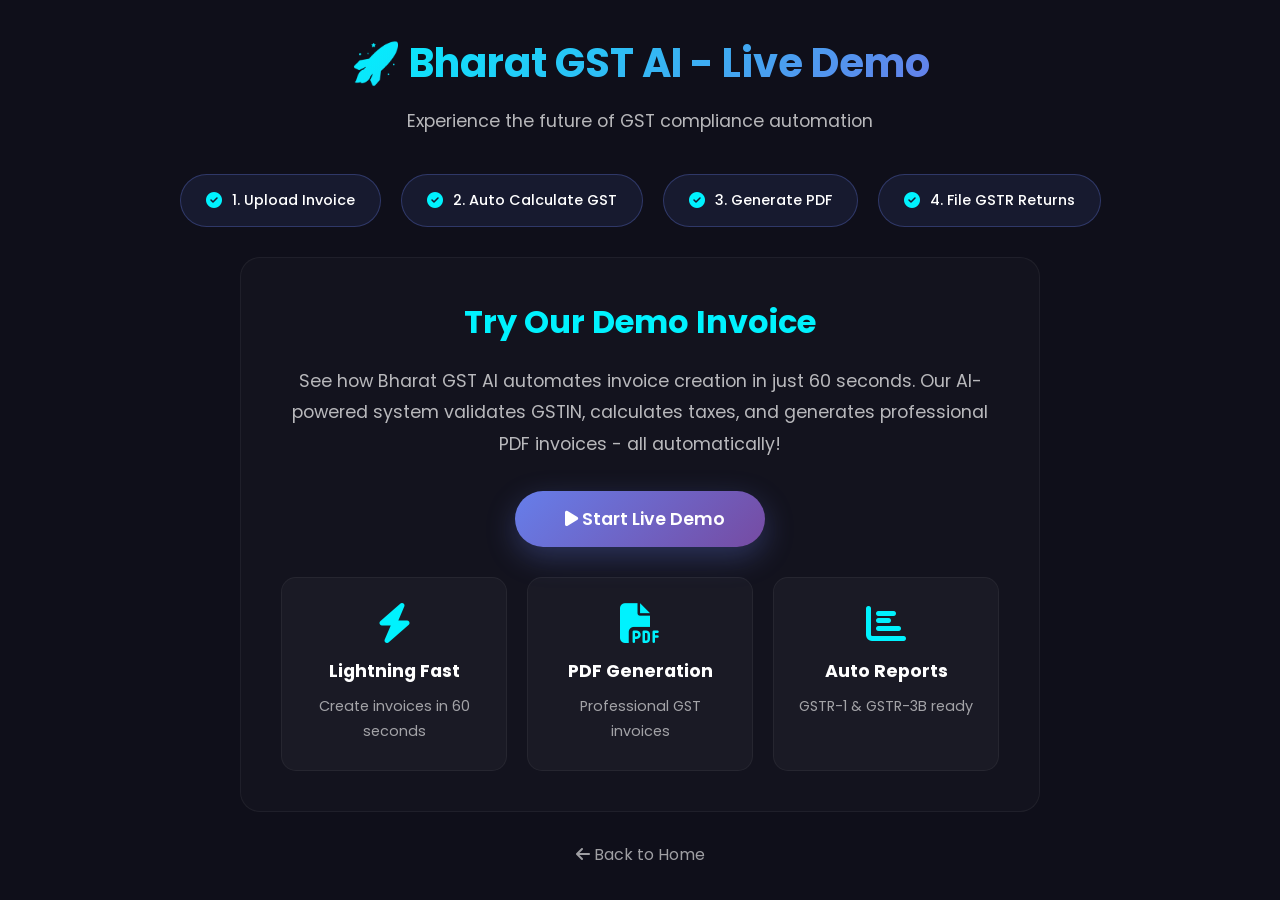
<file: demo.html>
<!DOCTYPE html>
<html lang="en">
<head>
    <meta charset="UTF-8">
    <meta name="viewport" content="width=device-width, initial-scale=1.0">
    <title>Bharat GST AI - Live Demo</title>
    <link href="https://fonts.googleapis.com/css2?family=Poppins:wght@300;400;500;600;700;800&display=swap" rel="stylesheet">
    <link rel="stylesheet" href="https://cdnjs.cloudflare.com/ajax/libs/font-awesome/6.4.0/css/all.min.css">
    <style>
        * {
            margin: 0;
            padding: 0;
            box-sizing: border-box;
        }

        body {
            font-family: 'Poppins', sans-serif;
            background: #0f0f1a;
            min-height: 100vh;
            display: flex;
            align-items: center;
            justify-content: center;
            flex-direction: column;
            padding: 20px;
            color: white;
        }

        .demo-header {
            text-align: center;
            margin-bottom: 40px;
        }

        .demo-header h1 {
            font-size: 2.5rem;
            background: linear-gradient(135deg, #00f2fe, #667eea);
            -webkit-background-clip: text;
            -webkit-text-fill-color: transparent;
            margin-bottom: 15px;
        }

        .demo-header p {
            font-size: 1.1rem;
            color: rgba(255, 255, 255, 0.7);
        }

        .demo-steps {
            display: flex;
            justify-content: center;
            gap: 20px;
            flex-wrap: wrap;
            margin-bottom: 30px;
        }

        .step {
            background: rgba(102, 126, 234, 0.1);
            border: 1px solid rgba(102, 126, 234, 0.3);
            padding: 15px 25px;
            border-radius: 50px;
            display: flex;
            align-items: center;
            gap: 10px;
        }

        .step i {
            color: #00f2fe;
        }

        .step span {
            font-size: 0.9rem;
            font-weight: 500;
        }

        .demo-content {
            background: rgba(255, 255, 255, 0.02);
            border: 1px solid rgba(255, 255, 255, 0.05);
            border-radius: 20px;
            padding: 40px;
            max-width: 800px;
            width: 100%;
            text-align: center;
        }

        .demo-content h2 {
            font-size: 2rem;
            margin-bottom: 20px;
            color: #00f2fe;
        }

        .demo-content p {
            font-size: 1.1rem;
            color: rgba(255, 255, 255, 0.7);
            margin-bottom: 30px;
            line-height: 1.8;
        }

        .demo-btn {
            display: inline-block;
            background: linear-gradient(135deg, #667eea, #764ba2);
            color: white;
            text-decoration: none;
            padding: 15px 40px;
            border-radius: 50px;
            font-weight: 600;
            font-size: 1.1rem;
            transition: all 0.3s ease;
            box-shadow: 0 10px 30px rgba(102, 126, 234, 0.3);
        }

        .demo-btn:hover {
            transform: translateY(-3px);
            box-shadow: 0 15px 40px rgba(102, 126, 234, 0.4);
        }

        .demo-btn i {
            margin-left: 10px;
        }

        .back-link {
            display: inline-block;
            margin-top: 30px;
            color: rgba(255, 255, 255, 0.6);
            text-decoration: none;
            transition: all 0.3s ease;
        }

        .back-link:hover {
            color: #00f2fe;
        }

        .features {
            display: grid;
            grid-template-columns: repeat(auto-fit, minmax(200px, 1fr));
            gap: 20px;
            margin-top: 30px;
            width: 100%;
            max-width: 800px;
        }

        .feature {
            background: rgba(255, 255, 255, 0.03);
            padding: 25px;
            border-radius: 15px;
            text-align: center;
            border: 1px solid rgba(255, 255, 255, 0.05);
        }

        .feature i {
            font-size: 2.5rem;
            color: #00f2fe;
            margin-bottom: 15px;
        }

        .feature h3 {
            font-size: 1.1rem;
            margin-bottom: 10px;
        }

        .feature p {
            font-size: 0.9rem;
            color: rgba(255, 255, 255, 0.6);
            margin: 0;
        }
    </style>
</head>
<body>
    <div class="demo-header">
        <h1>🚀 Bharat GST AI - Live Demo</h1>
        <p>Experience the future of GST compliance automation</p>
    </div>

    <div class="demo-steps">
        <div class="step">
            <i class="fas fa-check-circle"></i>
            <span>1. Upload Invoice</span>
        </div>
        <div class="step">
            <i class="fas fa-check-circle"></i>
            <span>2. Auto Calculate GST</span>
        </div>
        <div class="step">
            <i class="fas fa-check-circle"></i>
            <span>3. Generate PDF</span>
        </div>
        <div class="step">
            <i class="fas fa-check-circle"></i>
            <span>4. File GSTR Returns</span>
        </div>
    </div>

    <div class="demo-content">
        <h2>Try Our Demo Invoice</h2>
        <p>
            See how Bharat GST AI automates invoice creation in just 60 seconds.
            Our AI-powered system validates GSTIN, calculates taxes, and generates
            professional PDF invoices - all automatically!
        </p>
        <a href="/" class="demo-btn">
            <i class="fas fa-play"></i> Start Live Demo
        </a>

        <div class="features">
            <div class="feature">
                <i class="fas fa-bolt"></i>
                <h3>Lightning Fast</h3>
                <p>Create invoices in 60 seconds</p>
            </div>
            <div class="feature">
                <i class="fas fa-file-pdf"></i>
                <h3>PDF Generation</h3>
                <p>Professional GST invoices</p>
            </div>
            <div class="feature">
                <i class="fas fa-chart-bar"></i>
                <h3>Auto Reports</h3>
                <p>GSTR-1 & GSTR-3B ready</p>
            </div>
        </div>
    </div>

    <a href="/" class="back-link">
        <i class="fas fa-arrow-left"></i> Back to Home
    </a>
</body>
</html>
</file>
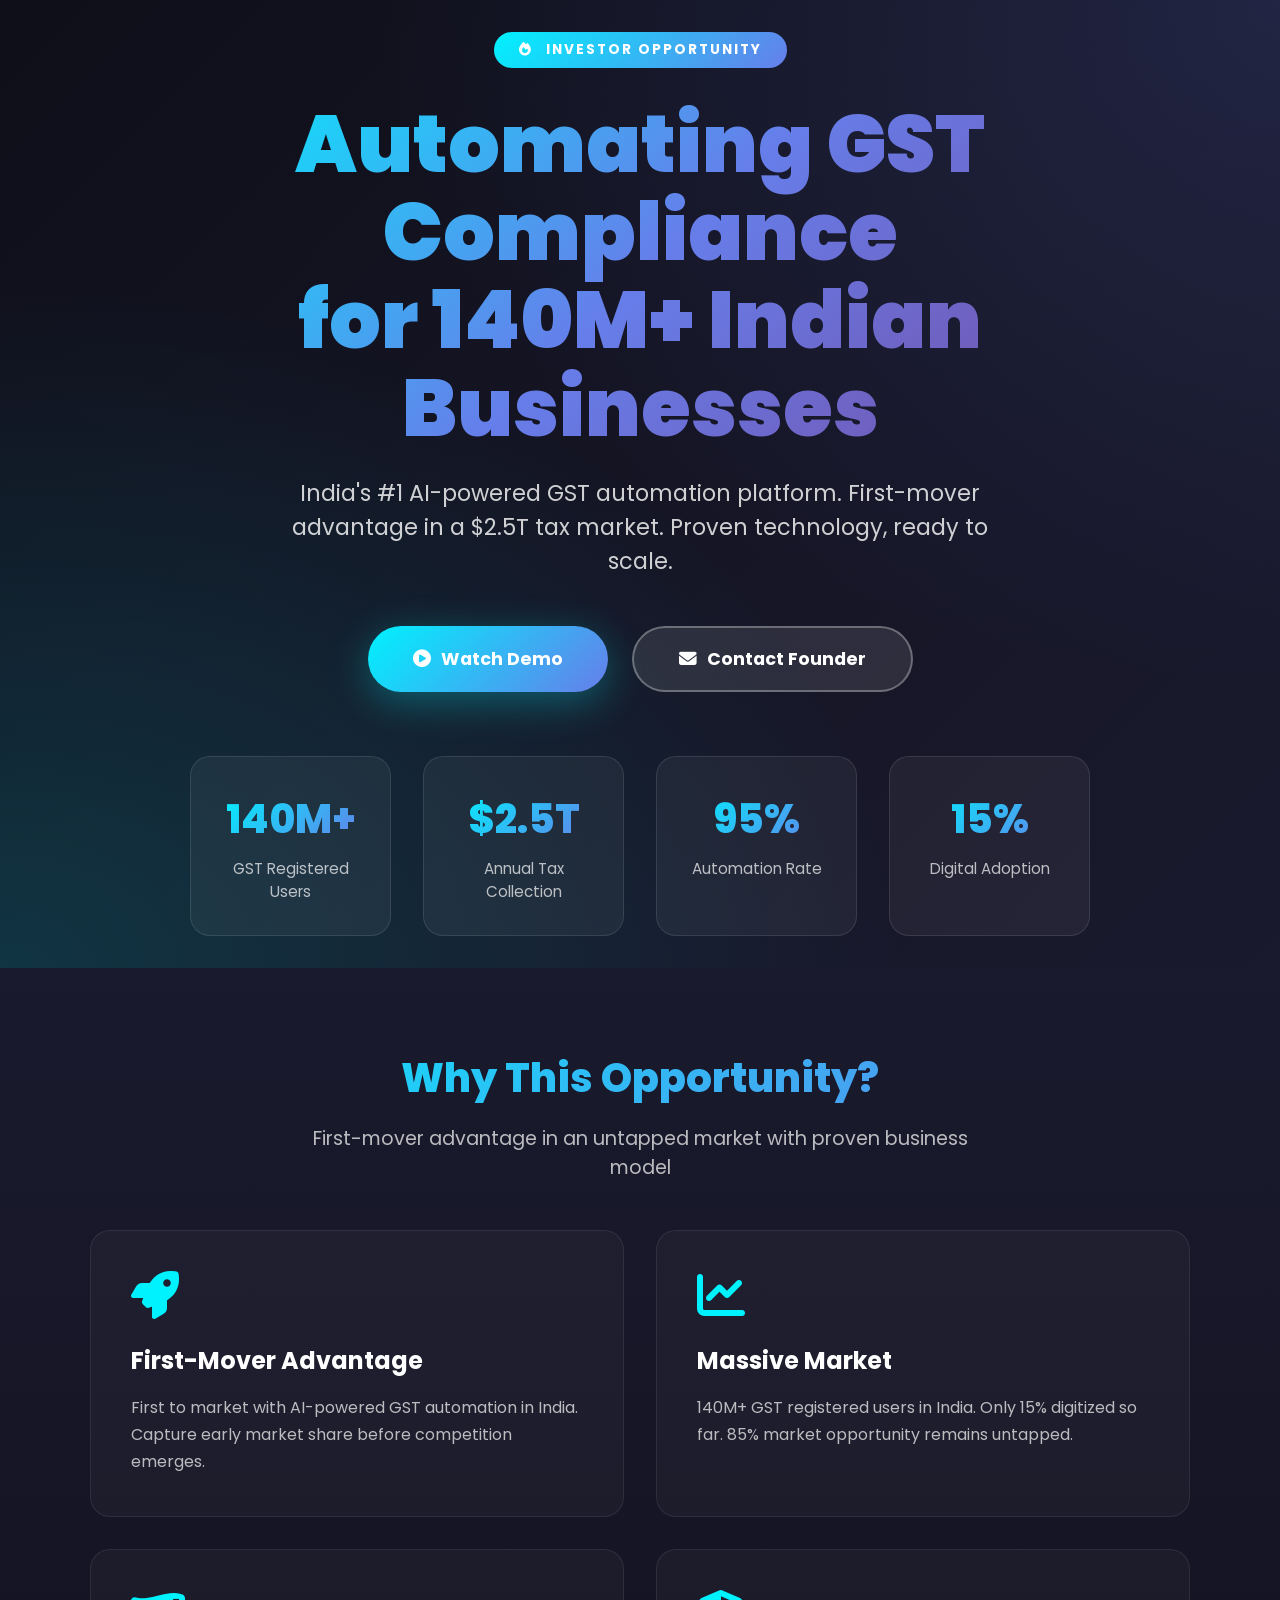
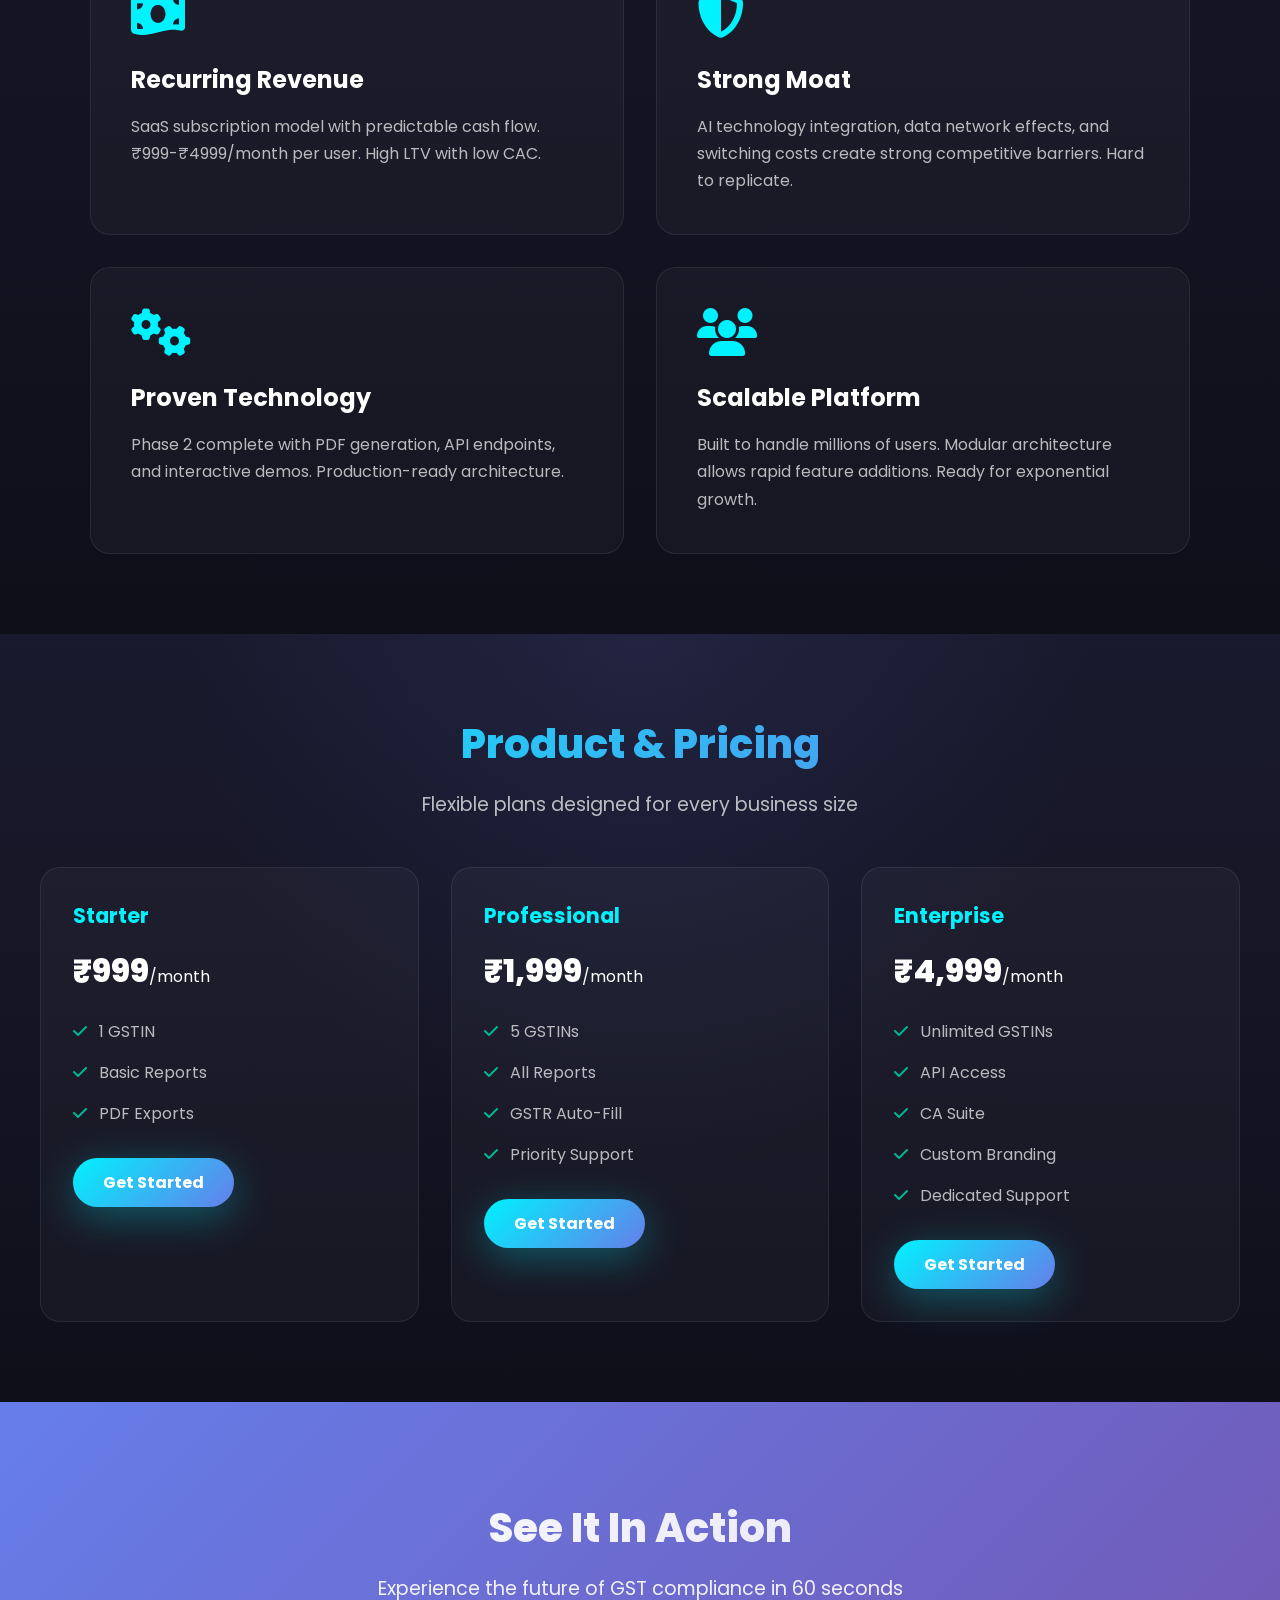
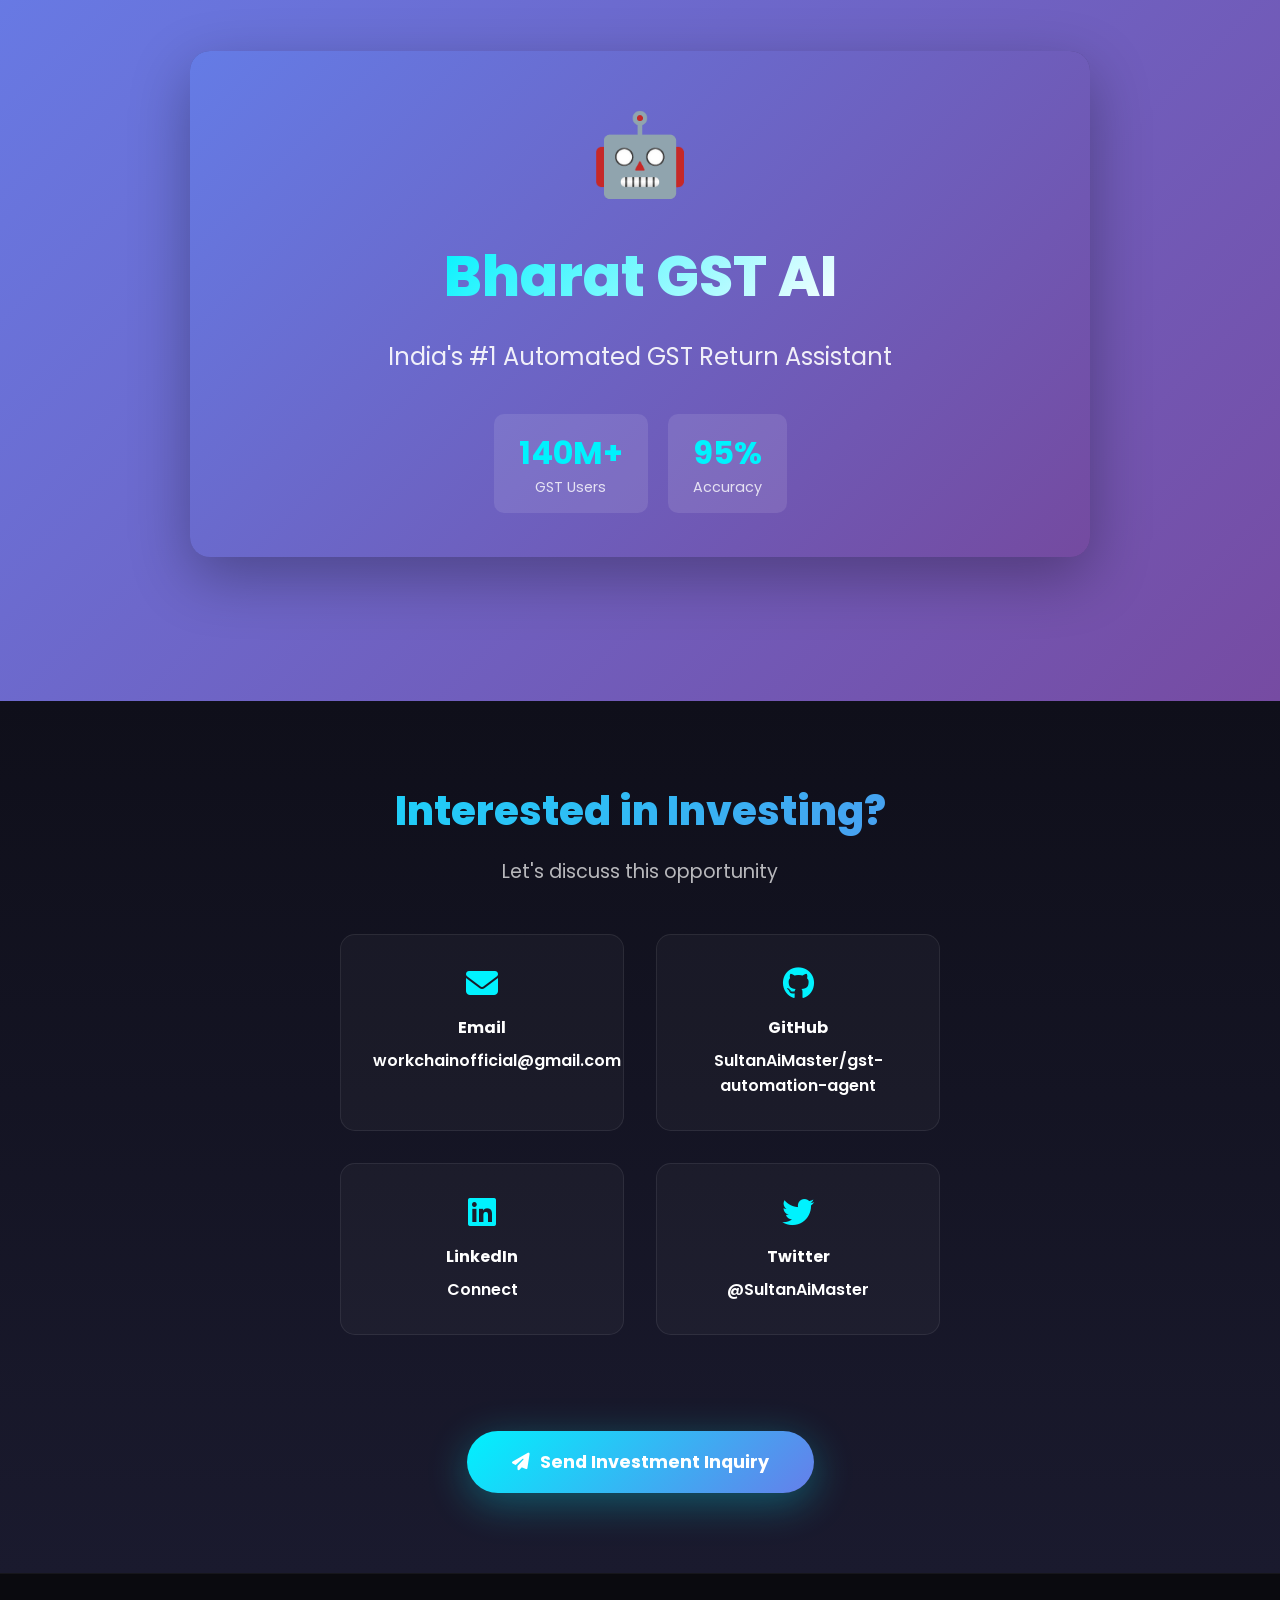
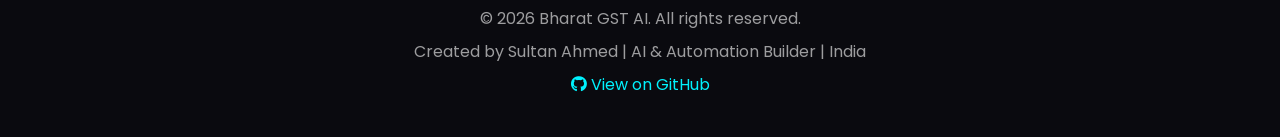
<file: investor.html>
<!DOCTYPE html>
<html lang="en">
<head>
    <meta charset="UTF-8">
    <meta name="viewport" content="width=device-width, initial-scale=1.0">
    <title>Bharat GST AI - Investor Opportunity</title>
    <link href="https://fonts.googleapis.com/css2?family=Poppins:wght@300;400;500;600;700;800;900&display=swap" rel="stylesheet">
    <link rel="stylesheet" href="https://cdnjs.cloudflare.com/ajax/libs/font-awesome/6.4.0/css/all.min.css">
    <style>
        * {
            margin: 0;
            padding: 0;
            box-sizing: border-box;
        }

        body {
            font-family: 'Poppins', sans-serif;
            background: linear-gradient(135deg, #0f0f1a 0%, #1a1a2e 100%);
            color: white;
            overflow-x: hidden;
        }

        /* Hero Section */
        .hero {
            min-height: 100vh;
            display: flex;
            align-items: center;
            justify-content: center;
            position: relative;
            background: radial-gradient(ellipse at top right, rgba(102, 126, 234, 0.15) 0%, transparent 50%),
                        radial-gradient(ellipse at bottom left, rgba(0, 242, 254, 0.15) 0%, transparent 50%),
                        linear-gradient(135deg, #0f0f1a 0%, #1a1a2e 100%);
            padding: 2rem;
        }

        .hero-content {
            text-align: center;
            max-width: 1000px;
            z-index: 2;
            position: relative;
        }

        .badge {
            display: inline-block;
            background: linear-gradient(135deg, #00f2fe, #667eea);
            padding: 8px 25px;
            border-radius: 50px;
            font-size: 0.85rem;
            font-weight: 700;
            letter-spacing: 2px;
            text-transform: uppercase;
            margin-bottom: 2rem;
            animation: pulse 2s infinite;
        }

        @keyframes pulse {
            0%, 100% { transform: scale(1); }
            50% { transform: scale(1.05); }
        }

        .hero h1 {
            font-size: clamp(2.5rem, 8vw, 5rem);
            font-weight: 900;
            margin-bottom: 1.5rem;
            line-height: 1.1;
            background: linear-gradient(135deg, #00f2fe 0%, #667eea 50%, #764ba2 100%);
            -webkit-background-clip: text;
            -webkit-text-fill-color: transparent;
            background-clip: text;
        }

        .hero p {
            font-size: clamp(1.1rem, 3vw, 1.4rem);
            color: rgba(255, 255, 255, 0.8);
            margin-bottom: 2rem;
            max-width: 700px;
            margin-left: auto;
            margin-right: auto;
        }

        .cta-buttons {
            display: flex;
            gap: 1.5rem;
            justify-content: center;
            flex-wrap: wrap;
            margin-top: 3rem;
        }

        .btn {
            padding: 18px 45px;
            border-radius: 50px;
            font-weight: 700;
            font-size: 1.1rem;
            text-decoration: none;
            transition: all 0.3s ease;
            display: inline-flex;
            align-items: center;
            gap: 10px;
        }

        .btn-primary {
            background: linear-gradient(135deg, #00f2fe, #667eea);
            color: white;
            box-shadow: 0 10px 40px rgba(0, 242, 254, 0.3);
        }

        .btn-primary:hover {
            transform: translateY(-3px);
            box-shadow: 0 15px 50px rgba(0, 242, 254, 0.4);
        }

        .btn-secondary {
            background: rgba(255, 255, 255, 0.1);
            color: white;
            border: 2px solid rgba(255, 255, 255, 0.3);
        }

        .btn-secondary:hover {
            background: rgba(255, 255, 255, 0.15);
            border-color: rgba(255, 255, 255, 0.5);
        }

        /* Market Stats */
        .market-stats {
            display: grid;
            grid-template-columns: repeat(auto-fit, minmax(200px, 1fr));
            gap: 2rem;
            margin-top: 4rem;
            max-width: 900px;
            margin-left: auto;
            margin-right: auto;
        }

        .stat-card {
            background: rgba(255, 255, 255, 0.05);
            border: 1px solid rgba(255, 255, 255, 0.1);
            border-radius: 20px;
            padding: 2rem;
            text-align: center;
            transition: all 0.3s ease;
        }

        .stat-card:hover {
            background: rgba(255, 255, 255, 0.1);
            border-color: rgba(0, 242, 254, 0.5);
            transform: translateY(-5px);
        }

        .stat-number {
            font-size: 2.5rem;
            font-weight: 800;
            margin-bottom: 0.5rem;
            background: linear-gradient(135deg, #00f2fe, #667eea);
            -webkit-background-clip: text;
            -webkit-text-fill-color: transparent;
            background-clip: text;
        }

        .stat-label {
            font-size: 0.95rem;
            color: rgba(255, 255, 255, 0.7);
        }

        /* Section Styles */
        section {
            padding: 5rem 2rem;
        }

        .section-title {
            font-size: 2.5rem;
            font-weight: 800;
            text-align: center;
            margin-bottom: 1rem;
            background: linear-gradient(135deg, #00f2fe, #667eea);
            -webkit-background-clip: text;
            -webkit-text-fill-color: transparent;
            background-clip: text;
        }

        .section-subtitle {
            font-size: 1.2rem;
            text-align: center;
            color: rgba(255, 255, 255, 0.7);
            margin-bottom: 3rem;
            max-width: 700px;
            margin-left: auto;
            margin-right: auto;
        }

        /* Why Invest Section */
        .why-invest {
            background: linear-gradient(180deg, #1a1a2e 0%, #0f0f1a 100%);
        }

        .benefits-grid {
            display: grid;
            grid-template-columns: repeat(auto-fit, minmax(350px, 1fr));
            gap: 2rem;
            max-width: 1100px;
            margin: 0 auto;
        }

        .benefit-card {
            background: rgba(255, 255, 255, 0.03);
            border: 1px solid rgba(255, 255, 255, 0.08);
            border-radius: 20px;
            padding: 2.5rem;
            transition: all 0.3s ease;
        }

        .benefit-card:hover {
            background: rgba(255, 255, 255, 0.08);
            border-color: rgba(0, 242, 254, 0.3);
            transform: translateY(-10px);
            box-shadow: 0 20px 40px rgba(0, 242, 254, 0.1);
        }

        .benefit-icon {
            font-size: 3rem;
            color: #00f2fe;
            margin-bottom: 1.5rem;
        }

        .benefit-card h3 {
            font-size: 1.5rem;
            margin-bottom: 1rem;
            font-weight: 700;
        }

        .benefit-card p {
            color: rgba(255, 255, 255, 0.7);
            line-height: 1.7;
        }

        /* Product Section */
        .product-section {
            background: radial-gradient(ellipse at top center, rgba(102, 126, 234, 0.1) 0%, transparent 50%),
                        linear-gradient(180deg, #1a1a2e 0%, #0f0f1a 100%);
        }

        .product-grid {
            display: grid;
            grid-template-columns: repeat(auto-fit, minmax(300px, 1fr));
            gap: 2rem;
            max-width: 1200px;
            margin: 0 auto;
        }

        .product-card {
            background: rgba(255, 255, 255, 0.03);
            border: 1px solid rgba(255, 255, 255, 0.08);
            border-radius: 20px;
            padding: 2rem;
            transition: all 0.3s ease;
        }

        .product-card:hover {
            background: rgba(255, 255, 255, 0.08);
            border-color: rgba(0, 242, 254, 0.3);
        }

        .product-card h3 {
            font-size: 1.3rem;
            margin-bottom: 0.5rem;
            color: #00f2fe;
        }

        .product-card .price {
            font-size: 2rem;
            font-weight: 800;
            margin: 1rem 0;
        }

        .product-card ul {
            list-style: none;
            margin-top: 1rem;
        }

        .product-card li {
            padding: 0.5rem 0;
            color: rgba(255, 255, 255, 0.7);
        }

        .product-card li i {
            color: #00b894;
            margin-right: 0.5rem;
        }

        /* Demo Section */
        .demo-section {
            background: linear-gradient(135deg, #667eea 0%, #764ba2 100%);
            padding: 6rem 2rem;
        }

        .demo-section .section-title {
            color: white;
            background: linear-gradient(135deg, white, rgba(255, 255, 255, 0.8));
            -webkit-background-clip: text;
            -webkit-text-fill-color: transparent;
            background-clip: text;
        }

        .demo-section .section-subtitle {
            color: rgba(255, 255, 255, 0.9);
        }

        .demo-embed {
            max-width: 900px;
            margin: 3rem auto;
            background: rgba(0, 0, 0, 0.3);
            border-radius: 20px;
            overflow: hidden;
            box-shadow: 0 20px 60px rgba(0, 0, 0, 0.3);
        }

        .demo-embed iframe {
            width: 100%;
            aspect-ratio: 16/9;
            border: none;
            display: block;
        }

        /* Contact Section */
        .contact-section {
            background: linear-gradient(180deg, #0f0f1a 0%, #1a1a2e 100%);
            text-align: center;
        }

        .contact-content {
            max-width: 600px;
            margin: 0 auto;
        }

        .contact-grid {
            display: grid;
            grid-template-columns: repeat(auto-fit, minmax(250px, 1fr));
            gap: 2rem;
            margin: 3rem 0;
        }

        .contact-card {
            background: rgba(255, 255, 255, 0.03);
            border: 1px solid rgba(255, 255, 255, 0.08);
            border-radius: 15px;
            padding: 2rem;
            transition: all 0.3s ease;
        }

        .contact-card:hover {
            background: rgba(255, 255, 255, 0.08);
            border-color: rgba(0, 242, 254, 0.3);
        }

        .contact-card i {
            font-size: 2rem;
            color: #00f2fe;
            margin-bottom: 1rem;
        }

        .contact-card a {
            color: white;
            text-decoration: none;
            font-weight: 600;
        }

        .contact-card a:hover {
            color: #00f2fe;
        }

        /* Footer */
        footer {
            background: #0a0a0f;
            padding: 2rem;
            text-align: center;
            border-top: 1px solid rgba(255, 255, 255, 0.05);
        }

        footer p {
            color: rgba(255, 255, 255, 0.6);
            margin-bottom: 0.5rem;
        }

        footer a {
            color: #00f2fe;
            text-decoration: none;
        }

        footer a:hover {
            text-decoration: underline;
        }

        /* Responsive */
        @media (max-width: 768px) {
            .hero h1 {
                font-size: 2.5rem;
            }

            .market-stats {
                grid-template-columns: 1fr 1fr;
            }

            .benefits-grid {
                grid-template-columns: 1fr;
            }

            .product-grid {
                grid-template-columns: 1fr;
            }

            .contact-grid {
                grid-template-columns: 1fr;
            }

            .cta-buttons {
                flex-direction: column;
            }

            .btn {
                width: 100%;
                justify-content: center;
            }
        }
    </style>
</head>
<body>
    <!-- Hero Section -->
    <section class="hero">
        <div class="hero-content">
            <div class="badge">
                <i class="fas fa-fire" style="margin-right: 8px;"></i>
                Investor Opportunity
            </div>
            <h1>Automating GST Compliance<br>for 140M+ Indian Businesses</h1>
            <p>
                India's #1 AI-powered GST automation platform. First-mover advantage in a $2.5T tax market. Proven technology, ready to scale.
            </p>
            <div class="cta-buttons">
                <a href="#demo" class="btn btn-primary">
                    <i class="fas fa-play-circle"></i>
                    Watch Demo
                </a>
                <a href="#contact" class="btn btn-secondary">
                    <i class="fas fa-envelope"></i>
                    Contact Founder
                </a>
            </div>

            <!-- Market Stats -->
            <div class="market-stats">
                <div class="stat-card">
                    <div class="stat-number">140M+</div>
                    <div class="stat-label">GST Registered Users</div>
                </div>
                <div class="stat-card">
                    <div class="stat-number">$2.5T</div>
                    <div class="stat-label">Annual Tax Collection</div>
                </div>
                <div class="stat-card">
                    <div class="stat-number">95%</div>
                    <div class="stat-label">Automation Rate</div>
                </div>
                <div class="stat-card">
                    <div class="stat-number">15%</div>
                    <div class="stat-label">Digital Adoption</div>
                </div>
            </div>
        </div>
    </section>

    <!-- Why Invest Section -->
    <section class="why-invest">
        <h2 class="section-title">Why This Opportunity?</h2>
        <p class="section-subtitle">First-mover advantage in an untapped market with proven business model</p>

        <div class="benefits-grid">
            <div class="benefit-card">
                <i class="fas fa-rocket benefit-icon"></i>
                <h3>First-Mover Advantage</h3>
                <p>First to market with AI-powered GST automation in India. Capture early market share before competition emerges.</p>
            </div>
            <div class="benefit-card">
                <i class="fas fa-chart-line benefit-icon"></i>
                <h3>Massive Market</h3>
                <p>140M+ GST registered users in India. Only 15% digitized so far. 85% market opportunity remains untapped.</p>
            </div>
            <div class="benefit-card">
                <i class="fas fa-money-bill-wave benefit-icon"></i>
                <h3>Recurring Revenue</h3>
                <p>SaaS subscription model with predictable cash flow. ₹999-₹4999/month per user. High LTV with low CAC.</p>
            </div>
            <div class="benefit-card">
                <i class="fas fa-shield-alt benefit-icon"></i>
                <h3>Strong Moat</h3>
                <p>AI technology integration, data network effects, and switching costs create strong competitive barriers. Hard to replicate.</p>
            </div>
            <div class="benefit-card">
                <i class="fas fa-cogs benefit-icon"></i>
                <h3>Proven Technology</h3>
                <p>Phase 2 complete with PDF generation, API endpoints, and interactive demos. Production-ready architecture.</p>
            </div>
            <div class="benefit-card">
                <i class="fas fa-users benefit-icon"></i>
                <h3>Scalable Platform</h3>
                <p>Built to handle millions of users. Modular architecture allows rapid feature additions. Ready for exponential growth.</p>
            </div>
        </div>
    </section>

    <!-- Product Section -->
    <section class="product-section">
        <h2 class="section-title">Product & Pricing</h2>
        <p class="section-subtitle">Flexible plans designed for every business size</p>

        <div class="product-grid">
            <div class="product-card">
                <h3>Starter</h3>
                <div class="price">₹999<span style="font-size: 1rem; font-weight: 400;">/month</span></div>
                <ul>
                    <li><i class="fas fa-check"></i> 1 GSTIN</li>
                    <li><i class="fas fa-check"></i> Basic Reports</li>
                    <li><i class="fas fa-check"></i> PDF Exports</li>
                </ul>
                <a href="#contact" class="btn btn-primary" style="margin-top: 1.5rem; padding: 12px 30px; font-size: 1rem;">
                    Get Started
                </a>
            </div>
            <div class="product-card">
                <h3>Professional</h3>
                <div class="price">₹1,999<span style="font-size: 1rem; font-weight: 400;">/month</span></div>
                <ul>
                    <li><i class="fas fa-check"></i> 5 GSTINs</li>
                    <li><i class="fas fa-check"></i> All Reports</li>
                    <li><i class="fas fa-check"></i> GSTR Auto-Fill</li>
                    <li><i class="fas fa-check"></i> Priority Support</li>
                </ul>
                <a href="#contact" class="btn btn-primary" style="margin-top: 1.5rem; padding: 12px 30px; font-size: 1rem;">
                    Get Started
                </a>
            </div>
            <div class="product-card">
                <h3>Enterprise</h3>
                <div class="price">₹4,999<span style="font-size: 1rem; font-weight: 400;">/month</span></div>
                <ul>
                    <li><i class="fas fa-check"></i> Unlimited GSTINs</li>
                    <li><i class="fas fa-check"></i> API Access</li>
                    <li><i class="fas fa-check"></i> CA Suite</li>
                    <li><i class="fas fa-check"></i> Custom Branding</li>
                    <li><i class="fas fa-check"></i> Dedicated Support</li>
                </ul>
                <a href="#contact" class="btn btn-primary" style="margin-top: 1.5rem; padding: 12px 30px; font-size: 1rem;">
                    Get Started
                </a>
            </div>
        </div>
    </section>

    <!-- Demo Section -->
    <section class="demo-section" id="demo">
        <h2 class="section-title">See It In Action</h2>
        <p class="section-subtitle">Experience the future of GST compliance in 60 seconds</p>

        <div class="demo-embed">
            <div id="animatedDemoVideo" style="width: 100%; height: 100%; min-height: 400px;"></div>
        </div>
    </section>

    <!-- Contact Section -->
    <section class="contact-section" id="contact">
        <h2 class="section-title">Interested in Investing?</h2>
        <p class="section-subtitle">Let's discuss this opportunity</p>

        <div class="contact-content">
            <div class="contact-grid">
                <div class="contact-card">
                    <i class="fas fa-envelope"></i>
                    <div>
                        <div style="font-weight: 700; margin-bottom: 0.5rem;">Email</div>
                        <a href="mailto:workchainofficial@gmail.com">workchainofficial@gmail.com</a>
                    </div>
                </div>
                <div class="contact-card">
                    <i class="fab fa-github"></i>
                    <div>
                        <div style="font-weight: 700; margin-bottom: 0.5rem;">GitHub</div>
                        <a href="https://github.com/SultanAiMaster/gst-automation-agent" target="_blank">SultanAiMaster/gst-automation-agent</a>
                    </div>
                </div>
                <div class="contact-card">
                    <i class="fab fa-linkedin"></i>
                    <div>
                        <div style="font-weight: 700; margin-bottom: 0.5rem;">LinkedIn</div>
                        <a href="#" target="_blank">Connect</a>
                    </div>
                </div>
                <div class="contact-card">
                    <i class="fab fa-twitter"></i>
                    <div>
                        <div style="font-weight: 700; margin-bottom: 0.5rem;">Twitter</div>
                        <a href="#" target="_blank">@SultanAiMaster</a>
                    </div>
                </div>
            </div>

            <a href="mailto:workchainofficial@gmail.com?subject=Investment%20Inquiry%20-%20Bharat%20GST%20AI" class="btn btn-primary" style="margin-top: 3rem;">
                <i class="fas fa-paper-plane"></i>
                Send Investment Inquiry
            </a>
        </div>
    </section>

    <!-- Footer -->
    <footer>
        <p>&copy; 2026 Bharat GST AI. All rights reserved.</p>
        <p>Created by Sultan Ahmed | AI & Automation Builder | India</p>
        <p>
            <a href="https://github.com/SultanAiMaster/gst-automation-agent" target="_blank">
                <i class="fab fa-github"></i> View on GitHub
            </a>
        </p>
    </footer>

    <!-- Load Demo Scripts -->
    <link rel="stylesheet" href="investor-demo-files/demo-animated.css">
    <script src="investor-demo-files/demo-animated.js"></script>
</body>
</html>
</file>
<file: demo-interactive.css>
/* Interactive Demo Styles */
.demo-interactive {
    background: linear-gradient(135deg, rgba(102, 126, 234, 0.95), rgba(118, 75, 162, 0.95));
    border-radius: 20px;
    padding: 40px;
    margin-top: 30px;
    position: relative;
    overflow: hidden;
}

.demo-interactive::before {
    content: '';
    position: absolute;
    top: -50%;
    left: -50%;
    width: 200%;
    height: 200%;
    background: url('data:image/svg+xml,<svg xmlns="http://www.w3.org/2000/svg" viewBox="0 0 100 100"><defs><pattern id="grid" width="10" height="10" patternUnits="userSpaceOnUse"><path d="M 10 0 L 0 0 0 10" fill="none" stroke="rgba(255,255,255,0.1)" stroke-width="0.5"/></pattern></defs><rect width="100" height="100" fill="url(%23grid)"/></svg>');
    opacity: 0.3;
    animation: moveGrid 20s linear infinite;
}

@keyframes moveGrid {
    0% { transform: translate(0, 0); }
    100% { transform: translate(50px, 50px); }
}

.demo-progress-bar {
    background: rgba(255, 255, 255, 0.1);
    border-radius: 50px;
    padding: 8px;
    margin-bottom: 20px;
}

.demo-progress-fill {
    background: linear-gradient(90deg, #00f2fe, #667eea);
    height: 20px;
    border-radius: 50px;
    width: 0%;
    transition: width 0.5s ease;
    position: relative;
    overflow: hidden;
}

.demo-progress-fill::after {
    content: '';
    position: absolute;
    top: 0;
    left: 0;
    right: 0;
    bottom: 0;
    background: linear-gradient(90deg, transparent, rgba(255,255,255,0.3), transparent);
    animation: shimmer 2s infinite;
}

@keyframes shimmer {
    0% { transform: translateX(-100%); }
    100% { transform: translateX(100%); }
}

.demo-step {
    background: rgba(255, 255, 255, 0.05);
    border: 1px solid rgba(255, 255, 255, 0.1);
    border-radius: 15px;
    padding: 25px;
    margin-bottom: 15px;
    transition: all 0.5s ease;
    position: relative;
    overflow: hidden;
}

.demo-step.active {
    background: rgba(0, 242, 254, 0.1);
    border-color: #00f2fe;
    transform: scale(1.02);
}

.demo-step.completed {
    background: rgba(0, 184, 148, 0.1);
    border-color: #00b894;
}

.demo-step.completed::before {
    content: '✓';
    position: absolute;
    top: 10px;
    right: 10px;
    font-size: 1.5rem;
    color: #00b894;
}

.demo-step-title {
    font-size: 1.2rem;
    font-weight: 600;
    margin-bottom: 10px;
    color: #00f2fe;
}

.demo-step-content {
    font-size: 0.95rem;
    color: rgba(255, 255, 255, 0.8);
    line-height: 1.6;
}

.demo-input {
    background: rgba(255, 255, 255, 0.1);
    border: 1px solid rgba(255, 255, 255, 0.2);
    border-radius: 10px;
    padding: 12px 15px;
    width: 100%;
    max-width: 400px;
    color: white;
    font-family: 'Poppins', sans-serif;
    margin: 10px 0;
}

.demo-input:focus {
    outline: none;
    border-color: #00f2fe;
    box-shadow: 0 0 20px rgba(0, 242, 254, 0.3);
}

.demo-btn {
    background: linear-gradient(135deg, #00f2fe, #667eea);
    color: white;
    border: none;
    padding: 15px 40px;
    border-radius: 50px;
    font-weight: 600;
    font-size: 1.1rem;
    cursor: pointer;
    transition: all 0.3s ease;
    margin: 15px 0;
    box-shadow: 0 10px 30px rgba(0, 242, 254, 0.3);
}

.demo-btn:hover {
    transform: translateY(-3px);
    box-shadow: 0 15px 40px rgba(0, 242, 254, 0.4);
}

.demo-btn:disabled {
    opacity: 0.5;
    cursor: not-allowed;
    transform: none;
}

.demo-btn i {
    margin-right: 8px;
}

.success-check {
    display: inline-flex;
    align-items: center;
    justify-content: center;
    width: 60px;
    height: 60px;
    background: rgba(0, 184, 148, 0.2);
    border-radius: 50%;
    color: #00b894;
    font-size: 2rem;
    margin: 20px auto;
    animation: pulse 2s infinite;
}

.demo-result {
    background: rgba(0, 184, 148, 0.1);
    border: 1px solid #00b894;
    border-radius: 10px;
    padding: 20px;
    margin-top: 15px;
    text-align: center;
}

.demo-result h4 {
    color: #00b894;
    margin-bottom: 10px;
}

.demo-result .amount {
    font-size: 2.5rem;
    font-weight: 700;
    background: linear-gradient(135deg, #00f2fe, #00b894);
    -webkit-background-clip: text;
    -webkit-text-fill-color: transparent;
    background-clip: text;
}

.typewriter {
    overflow: hidden;
    white-space: nowrap;
    border-right: 3px solid #00f2fe;
    animation: typing 2s steps(40, end), blink 0.75s step-end infinite;
}

@keyframes typing {
    from { width: 0 }
    to { width: 100% }
}

@keyframes blink {
    from, to { border-color: transparent }
    50% { border-color: #00f2fe }
}

.floating-icon {
    position: absolute;
    font-size: 3rem;
    opacity: 0.1;
    animation: float 6s ease-in-out infinite;
}

@keyframes float {
    0%, 100% { transform: translateY(0px) rotate(0deg); }
    50% { transform: translateY(-20px) rotate(10deg); }
}
</file>
<file: demo-animated.css>
# Animated Video Demo Styles
.demo-video-container {
    background: linear-gradient(135deg, #0f0f1a 0%, #1a1a2e 100%);
    border-radius: 20px;
    overflow: hidden;
    position: relative;
    box-shadow: 0 20px 60px rgba(0, 242, 254, 0.15);
}

.demo-video-player {
    position: relative;
    aspect-ratio: 16 / 9;
    overflow: hidden;
}

.demo-video-slide {
    position: absolute;
    top: 0;
    left: 0;
    width: 100%;
    height: 100%;
    display: flex;
    align-items: center;
    justify-content: center;
    opacity: 0;
    transition: opacity 0.8s cubic-bezier(0.4, 0, 0.2, 1);
    padding: 40px;
}

.demo-video-slide.active {
    opacity: 1;
}

.demo-video-slide.exiting {
    opacity: 0;
}

/* Slide 1: Introduction */
.slide-intro {
    background: linear-gradient(135deg, rgba(102, 126, 234, 0.95), rgba(118, 75, 162, 0.95));
    flex-direction: column;
    text-align: center;
}

.slide-intro .logo {
    font-size: 5rem;
    margin-bottom: 20px;
    animation: pulse 2s infinite;
}

.slide-intro h1 {
    font-size: 3.5rem;
    font-weight: 800;
    margin-bottom: 20px;
    background: linear-gradient(135deg, #00f2fe, #ffffff);
    -webkit-background-clip: text;
    -webkit-text-fill-color: transparent;
    background-clip: text;
}

.slide-intro p {
    font-size: 1.5rem;
    opacity: 0.9;
}

/* Slide 2: Problem */
.slide-problem {
    background: linear-gradient(135deg, rgba(214, 48, 49, 0.1), rgba(255, 255, 255, 0.05));
    flex-direction: column;
}

 slide-problem .pain-points {
    display: grid;
    grid-template-columns: repeat(3, 1fr);
    gap: 30px;
    width: 100%;
    max-width: 800px;
    margin-top: 30px;
}

.slide-problem .pain-point {
    text-align: center;
    padding: 30px 20px;
    background: rgba(214, 48, 49, 0.1);
    border-radius: 15px;
    border: 1px solid rgba(214, 48, 49, 0.3);
    animation: shake 0.5s ease-in-out;
}

.slide-problem .pain-point i {
    font-size: 3rem;
    color: #d63031;
    margin-bottom: 15px;
}

.slide-problem .pain-point h3 {
    font-size: 1.3rem;
    margin-bottom: 10px;
    color: #d63031;
}

/* Slide 3: Solution */
.slide-solution,
.slide-gst {
    background: rgba(0, 242, 254, 0.05);
    flex-direction: column;
}

.slide-solution .features-grid {
    display: grid;
    grid-template-columns: repeat(2, 1fr);
    gap: 30px;
    width: 100%;
    max-width: 900px;
    margin-top: 30px;
}

.slide-solution .feature-card {
    background: rgba(0, 242, 254, 0.1);
    padding: 30px;
    border-radius: 15px;
    text-align: center;
    border: 1px solid rgba(0, 242, 254, 0.3);
    transform: scale(0.9);
    opacity: 0;
    animation: featurePop 0.5s ease-out forwards;
}

.slide-solution .feature-card i {
    font-size: 2.5rem;
    color: #00f2fe;
    margin-bottom: 15px;
}

.slide-solution .feature-card:nth-child(1) { animation-delay: 0.1s; }
.slide-solution .feature-card:nth-child(2) { animation-delay: 0.2s; }
.slide-solution .feature-card:nth-child(3) { animation-delay: 0.3s; }
.slide-solution .feature-card:nth-child(4) { animation-delay: 0.4s; }

/* Slide 4: GST Calculation Animation */
.slide-gst .gst-display {
    background: rgba(0, 242, 254, 0.1);
    border: 2px solid #00f2fe;
    border-radius: 20px;
    padding: 40px;
    min-width: 300px;
    text-align: center;
}

.slide-gst .gst-display .amount {
    font-size: 4rem;
    font-weight: 800;
    background: linear-gradient(135deg, #00f2fe, #00b894);
    -webkit-background-clip: text;
    -webkit-text-fill-color: transparent;
    background-clip: text;
    margin-bottom: 20px;
}

.slide-gst .gst-display .gst-breakdown {
    display: grid;
    grid-template-columns: repeat(3, 1fr);
    gap: 20px;
    margin-top: 30px;
}

.slide-gst .gst-breakdown .gst-item {
    background: rgba(255, 255, 255, 0.1);
    padding: 20px;
    border-radius: 10px;
}

.slide-gst .gst-breakdown .gst-item h4 {
    font-size: 0.9rem;
    color: rgba(255, 255, 255, 0.7);
    margin-bottom: 10px;
}

.slide-gst .gst-breakdown .gst-item .value {
    font-size: 1.8rem;
    font-weight: 700;
    color: #00f2fe;
}

/* Slide 5: PDF Generation */
.slide-pdf {
    background: rgba(0, 184, 148, 0.05);
    flex-direction: column;
}

.slide-pdf .pdf-animation {
    display: flex;
    align-items: center;
    gap: 40px;
    max-width: 800px;
}

.slide-pdf .pdf-preview {
    width: 200px;
    height: 280px;
    background: white;
    border-radius: 10px;
    padding: 20px;
    box-shadow: 0 10px 30px rgba(0, 0, 0, 0.3);
    animation: pulse 2s infinite;
}

.slide-pdf .pdf-preview .invoice-header {
    background: #667eea;
    width: 100%;
    height: 40px;
    border-radius: 5px;
    margin-bottom: 15px;
}

.slide-pdf .pdf-preview .invoice-lines {
    display: flex;
    flex-direction: column;
    gap: 8px;
}

.slide-pdf .pdf-preview .line {
    height: 8px;
    background: #f0f0f0;
    border-radius: 4px;
}

.slide-pdf .pdf-preview .line.short { width: 80%; }
.slide-pdf .pdf-preview .line.medium { width: 60%; }
.slide-pdf .pdf-preview .line.long { width: 90%; }

.slide-pdf .success-animation {
    text-align: center;
    padding: 40px;

}

.slide-pdf .success-animation .check {
    font-size: 6rem;
    color: #00b894;
    margin-bottom: 20px;
    animation: scaleIn 0.5s ease-out;
}

/* Slide 6: GSTR Returns */
.slide-gstr {
    background: rgba(102, 126, 234, 0.05);
    flex-direction: column;
}

.slide-gstr .gstr-cards {
    display: grid;
    grid-template-columns: repeat(3, 1fr);
    gap: 30px;
    width: 100%;
    max-width: 900px;
    margin-top: 30px;
}

.slide-gstr .gstr-card {
    text-align: center;
    padding: 30px 20px;
    background: rgba(0, 242, 254, 0.1);
    border-radius: 15px;
    border: 2px solid rgba(0, 242, 254, 0.3);
}

.slide-gstr .gstr-card i {
    font-size: 3rem;
    color: #00f2fe;
    margin-bottom: 15px;
}

.slide-gstr .gstr-card .status {
    font-size: 1.5rem;
    font-weight: 700;
    color: #00b894;
    margin-top: 10px;
}

.slide-gstr .time-saved {
    background: linear-gradient(135deg, #00f2fe, #667eea);
    padding: 20px 40px;
    border-radius: 50px;
    margin-top: 30px;
    font-size: 1.3rem;
    font-weight: 700;
    animation: pulse 2s infinite;
}

/* Slide 7: CTA */
.slide-cta {
    background: linear-gradient(135deg, #667eea, #764ba2);
    flex-direction: column;
    text-align: center;
}

.slide-cta h2 {
    font-size: 3rem;
    margin-bottom: 20px;
}

.slide-cta .cta-button {
    display: inline-block;
    background: white;
    color: #667eea;
    padding: 20px 50px;
    border-radius: 50px;
    font-size: 1.3rem;
    font-weight: 700;
    text-decoration: none;
    margin-top: 30px;
    animation: bounce 2s infinite;
}

/* Video Controls */
.demo-video-controls {
    position: absolute;
    bottom: 0;
    left: 0;
    right: 0;
    background: rgba(0, 0, 0, 0.85);
    padding: 15px 20px;
    display: flex;
    align-items: center;
    gap: 20px;
    z-index: 10;
}

.demo-video-controls .play-btn {
    background: none;
    border: none;
    color: white;
    font-size: 1.5rem;
    cursor: pointer;
    transition: all 0.3s ease;
}

.demo-video-controls .play-btn:hover {
    color: #00f2fe;
    transform: scale(1.1);
}

.demo video-controls .progress-bar {
    flex: 1;
    height: 6px;
    background: rgba(255, 255, 255, 0.2);
    border-radius: 3px;
    overflow: hidden;
}

.demo-video-controls .progress-fill {
    height: 100%;
    background: linear-gradient(90deg, #00f2fe, #667eea);
    border-radius: 3px;
    transition: width 0.3s ease;
}

.demo-video-controls .time-display {
    color: rgba(255, 255, 255, 0.8);
    font-size: 0.9rem;
    font-family: monospace;
}

.demo-video-controls .slide-number {
    color: rgba(255, 255, 255, 0.6);
    font-size: 0.9rem;
}

/* Animations */
@keyframes pulse {
    0%, 100% { transform: scale(1); }
    50% { transform: scale(1.05); }
}

@keyframes shake {
    0%, 100% { transform: translateX(0); }
    25% { transform: translateX(-5px); }
    75% { transform: translateX(5px); }
}

@keyframes featurePop {
    from {
        transform: scale(0.9);
        opacity: 0;
    }
    to {
        transform: scale(1);
        opacity: 1;
    }
}

@keyframes scaleIn {
    from { transform: scale(0); }
    to { transform: scale(1); }
}

@keyframes bounce {
    0%, 100% { transform: translateY(0); }
    50% { transform: translateY(-10px); }
}

/* Responsive */
@media (max-width: 768px) {
    .slide-solution .features-grid {
        grid-template-columns: 1fr;
    }

    .slide-problem .pain-points {
        grid-template-columns: 1fr;
    }

    .slide-gstr .gstr-cards {
        grid-template-columns: 1fr;
    }

    .slide-pdf .pdf-animation {
        flex-direction: column;
    }

    .slide-cta h2 {
        font-size: 2rem;
    }
}
</file>
<file: investor-demo-files/demo-animated.css>
# Animated Video Demo Styles
.demo-video-container {
    background: linear-gradient(135deg, #0f0f1a 0%, #1a1a2e 100%);
    border-radius: 20px;
    overflow: hidden;
    position: relative;
    box-shadow: 0 20px 60px rgba(0, 242, 254, 0.15);
}

.demo-video-player {
    position: relative;
    aspect-ratio: 16 / 9;
    overflow: hidden;
}

.demo-video-slide {
    position: absolute;
    top: 0;
    left: 0;
    width: 100%;
    height: 100%;
    display: flex;
    align-items: center;
    justify-content: center;
    opacity: 0;
    transition: opacity 0.8s cubic-bezier(0.4, 0, 0.2, 1);
    padding: 40px;
}

.demo-video-slide.active {
    opacity: 1;
}

.demo-video-slide.exiting {
    opacity: 0;
}

/* Slide 1: Introduction */
.slide-intro {
    background: linear-gradient(135deg, rgba(102, 126, 234, 0.95), rgba(118, 75, 162, 0.95));
    flex-direction: column;
    text-align: center;
}

.slide-intro .logo {
    font-size: 5rem;
    margin-bottom: 20px;
    animation: pulse 2s infinite;
}

.slide-intro h1 {
    font-size: 3.5rem;
    font-weight: 800;
    margin-bottom: 20px;
    background: linear-gradient(135deg, #00f2fe, #ffffff);
    -webkit-background-clip: text;
    -webkit-text-fill-color: transparent;
    background-clip: text;
}

.slide-intro p {
    font-size: 1.5rem;
    opacity: 0.9;
}

/* Slide 2: Problem */
.slide-problem {
    background: linear-gradient(135deg, rgba(214, 48, 49, 0.1), rgba(255, 255, 255, 0.05));
    flex-direction: column;
}

 slide-problem .pain-points {
    display: grid;
    grid-template-columns: repeat(3, 1fr);
    gap: 30px;
    width: 100%;
    max-width: 800px;
    margin-top: 30px;
}

.slide-problem .pain-point {
    text-align: center;
    padding: 30px 20px;
    background: rgba(214, 48, 49, 0.1);
    border-radius: 15px;
    border: 1px solid rgba(214, 48, 49, 0.3);
    animation: shake 0.5s ease-in-out;
}

.slide-problem .pain-point i {
    font-size: 3rem;
    color: #d63031;
    margin-bottom: 15px;
}

.slide-problem .pain-point h3 {
    font-size: 1.3rem;
    margin-bottom: 10px;
    color: #d63031;
}

/* Slide 3: Solution */
.slide-solution,
.slide-gst {
    background: rgba(0, 242, 254, 0.05);
    flex-direction: column;
}

.slide-solution .features-grid {
    display: grid;
    grid-template-columns: repeat(2, 1fr);
    gap: 30px;
    width: 100%;
    max-width: 900px;
    margin-top: 30px;
}

.slide-solution .feature-card {
    background: rgba(0, 242, 254, 0.1);
    padding: 30px;
    border-radius: 15px;
    text-align: center;
    border: 1px solid rgba(0, 242, 254, 0.3);
    transform: scale(0.9);
    opacity: 0;
    animation: featurePop 0.5s ease-out forwards;
}

.slide-solution .feature-card i {
    font-size: 2.5rem;
    color: #00f2fe;
    margin-bottom: 15px;
}

.slide-solution .feature-card:nth-child(1) { animation-delay: 0.1s; }
.slide-solution .feature-card:nth-child(2) { animation-delay: 0.2s; }
.slide-solution .feature-card:nth-child(3) { animation-delay: 0.3s; }
.slide-solution .feature-card:nth-child(4) { animation-delay: 0.4s; }

/* Slide 4: GST Calculation Animation */
.slide-gst .gst-display {
    background: rgba(0, 242, 254, 0.1);
    border: 2px solid #00f2fe;
    border-radius: 20px;
    padding: 40px;
    min-width: 300px;
    text-align: center;
}

.slide-gst .gst-display .amount {
    font-size: 4rem;
    font-weight: 800;
    background: linear-gradient(135deg, #00f2fe, #00b894);
    -webkit-background-clip: text;
    -webkit-text-fill-color: transparent;
    background-clip: text;
    margin-bottom: 20px;
}

.slide-gst .gst-display .gst-breakdown {
    display: grid;
    grid-template-columns: repeat(3, 1fr);
    gap: 20px;
    margin-top: 30px;
}

.slide-gst .gst-breakdown .gst-item {
    background: rgba(255, 255, 255, 0.1);
    padding: 20px;
    border-radius: 10px;
}

.slide-gst .gst-breakdown .gst-item h4 {
    font-size: 0.9rem;
    color: rgba(255, 255, 255, 0.7);
    margin-bottom: 10px;
}

.slide-gst .gst-breakdown .gst-item .value {
    font-size: 1.8rem;
    font-weight: 700;
    color: #00f2fe;
}

/* Slide 5: PDF Generation */
.slide-pdf {
    background: rgba(0, 184, 148, 0.05);
    flex-direction: column;
}

.slide-pdf .pdf-animation {
    display: flex;
    align-items: center;
    gap: 40px;
    max-width: 800px;
}

.slide-pdf .pdf-preview {
    width: 200px;
    height: 280px;
    background: white;
    border-radius: 10px;
    padding: 20px;
    box-shadow: 0 10px 30px rgba(0, 0, 0, 0.3);
    animation: pulse 2s infinite;
}

.slide-pdf .pdf-preview .invoice-header {
    background: #667eea;
    width: 100%;
    height: 40px;
    border-radius: 5px;
    margin-bottom: 15px;
}

.slide-pdf .pdf-preview .invoice-lines {
    display: flex;
    flex-direction: column;
    gap: 8px;
}

.slide-pdf .pdf-preview .line {
    height: 8px;
    background: #f0f0f0;
    border-radius: 4px;
}

.slide-pdf .pdf-preview .line.short { width: 80%; }
.slide-pdf .pdf-preview .line.medium { width: 60%; }
.slide-pdf .pdf-preview .line.long { width: 90%; }

.slide-pdf .success-animation {
    text-align: center;
    padding: 40px;

}

.slide-pdf .success-animation .check {
    font-size: 6rem;
    color: #00b894;
    margin-bottom: 20px;
    animation: scaleIn 0.5s ease-out;
}

/* Slide 6: GSTR Returns */
.slide-gstr {
    background: rgba(102, 126, 234, 0.05);
    flex-direction: column;
}

.slide-gstr .gstr-cards {
    display: grid;
    grid-template-columns: repeat(3, 1fr);
    gap: 30px;
    width: 100%;
    max-width: 900px;
    margin-top: 30px;
}

.slide-gstr .gstr-card {
    text-align: center;
    padding: 30px 20px;
    background: rgba(0, 242, 254, 0.1);
    border-radius: 15px;
    border: 2px solid rgba(0, 242, 254, 0.3);
}

.slide-gstr .gstr-card i {
    font-size: 3rem;
    color: #00f2fe;
    margin-bottom: 15px;
}

.slide-gstr .gstr-card .status {
    font-size: 1.5rem;
    font-weight: 700;
    color: #00b894;
    margin-top: 10px;
}

.slide-gstr .time-saved {
    background: linear-gradient(135deg, #00f2fe, #667eea);
    padding: 20px 40px;
    border-radius: 50px;
    margin-top: 30px;
    font-size: 1.3rem;
    font-weight: 700;
    animation: pulse 2s infinite;
}

/* Slide 7: CTA */
.slide-cta {
    background: linear-gradient(135deg, #667eea, #764ba2);
    flex-direction: column;
    text-align: center;
}

.slide-cta h2 {
    font-size: 3rem;
    margin-bottom: 20px;
}

.slide-cta .cta-button {
    display: inline-block;
    background: white;
    color: #667eea;
    padding: 20px 50px;
    border-radius: 50px;
    font-size: 1.3rem;
    font-weight: 700;
    text-decoration: none;
    margin-top: 30px;
    animation: bounce 2s infinite;
}

/* Video Controls */
.demo-video-controls {
    position: absolute;
    bottom: 0;
    left: 0;
    right: 0;
    background: rgba(0, 0, 0, 0.85);
    padding: 15px 20px;
    display: flex;
    align-items: center;
    gap: 20px;
    z-index: 10;
}

.demo-video-controls .play-btn {
    background: none;
    border: none;
    color: white;
    font-size: 1.5rem;
    cursor: pointer;
    transition: all 0.3s ease;
}

.demo-video-controls .play-btn:hover {
    color: #00f2fe;
    transform: scale(1.1);
}

.demo video-controls .progress-bar {
    flex: 1;
    height: 6px;
    background: rgba(255, 255, 255, 0.2);
    border-radius: 3px;
    overflow: hidden;
}

.demo-video-controls .progress-fill {
    height: 100%;
    background: linear-gradient(90deg, #00f2fe, #667eea);
    border-radius: 3px;
    transition: width 0.3s ease;
}

.demo-video-controls .time-display {
    color: rgba(255, 255, 255, 0.8);
    font-size: 0.9rem;
    font-family: monospace;
}

.demo-video-controls .slide-number {
    color: rgba(255, 255, 255, 0.6);
    font-size: 0.9rem;
}

/* Animations */
@keyframes pulse {
    0%, 100% { transform: scale(1); }
    50% { transform: scale(1.05); }
}

@keyframes shake {
    0%, 100% { transform: translateX(0); }
    25% { transform: translateX(-5px); }
    75% { transform: translateX(5px); }
}

@keyframes featurePop {
    from {
        transform: scale(0.9);
        opacity: 0;
    }
    to {
        transform: scale(1);
        opacity: 1;
    }
}

@keyframes scaleIn {
    from { transform: scale(0); }
    to { transform: scale(1); }
}

@keyframes bounce {
    0%, 100% { transform: translateY(0); }
    50% { transform: translateY(-10px); }
}

/* Responsive */
@media (max-width: 768px) {
    .slide-solution .features-grid {
        grid-template-columns: 1fr;
    }

    .slide-problem .pain-points {
        grid-template-columns: 1fr;
    }

    .slide-gstr .gstr-cards {
        grid-template-columns: 1fr;
    }

    .slide-pdf .pdf-animation {
        flex-direction: column;
    }

    .slide-cta h2 {
        font-size: 2rem;
    }
}
</file>
